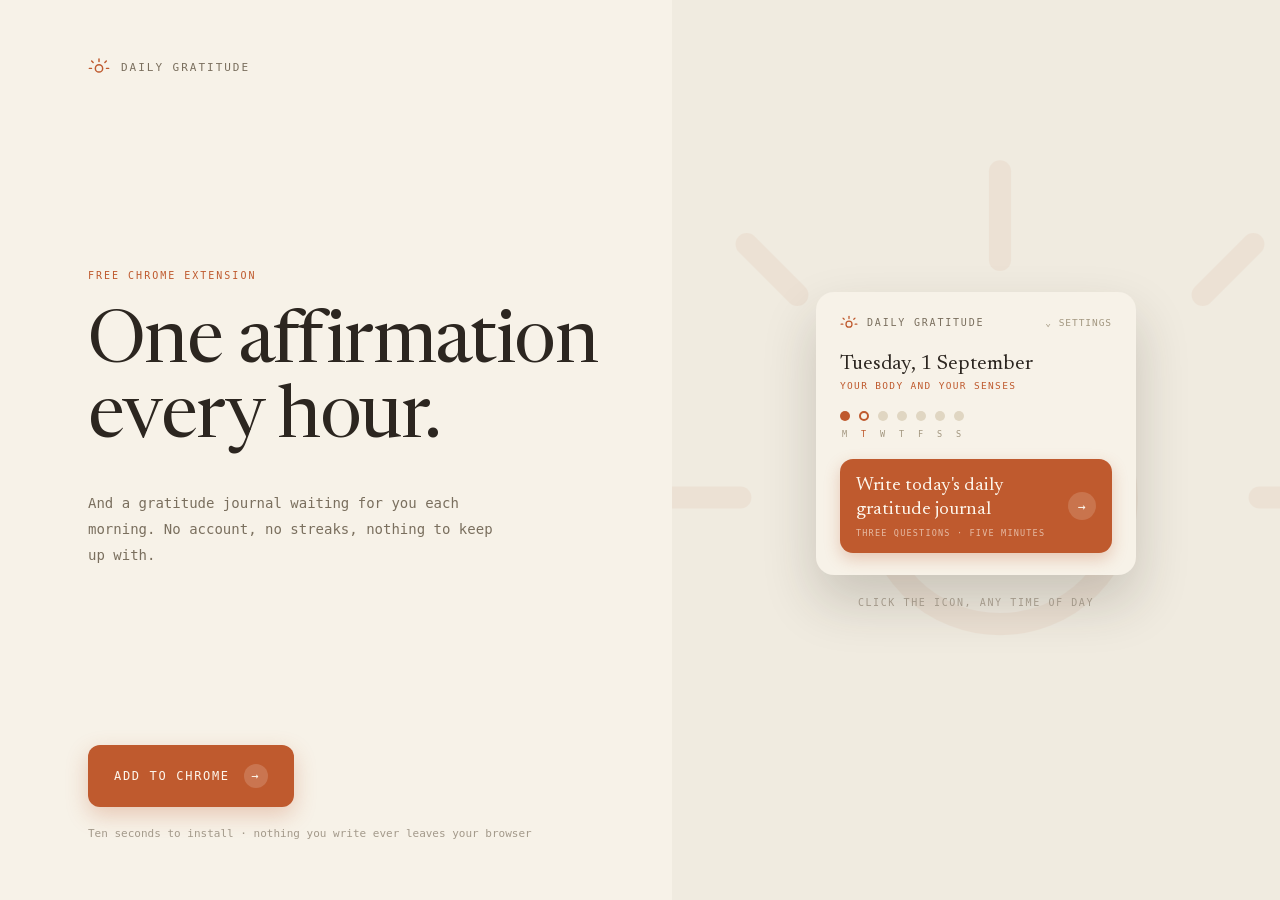
<file: site/index.html>
<!doctype html>
<html lang="en">
<head>
<meta charset="utf-8">
<meta name="viewport" content="width=device-width, initial-scale=1, viewport-fit=cover">

<title>Daily Gratitude — one affirmation every hour</title>
<meta name="description" content="One affirmation every hour, plus a gratitude journal waiting for you each morning. Free Chrome extension. No account, no streaks.">
<meta name="theme-color" content="#f7f2e8">
<link rel="canonical" href="https://jimhartsema.github.io/gratitude-extension/">

<link rel="icon" href="icon128.png">
<link rel="apple-touch-icon" href="icon128.png">

<!-- Open Graph — this URL gets pasted into LinkedIn posts and Instagram DMs,
     so the card image is doing real work. Absolute URLs are required here;
     they are the one thing to change when the domain moves (see README). -->
<meta property="og:site_name" content="Daily Gratitude">
<meta property="og:title" content="Daily Gratitude">
<meta property="og:description" content="One affirmation every hour. No streaks, no pressure.">
<meta property="og:type" content="website">
<meta property="og:url" content="https://jimhartsema.github.io/gratitude-extension/">
<meta property="og:image" content="https://jimhartsema.github.io/gratitude-extension/og.png">
<meta property="og:image:alt" content="The Daily Gratitude extension popup, showing the date and this week's journal entries.">
<meta name="twitter:card" content="summary_large_image">
<meta name="twitter:title" content="Daily Gratitude">
<meta name="twitter:description" content="One affirmation every hour. No streaks, no pressure.">
<meta name="twitter:image" content="https://jimhartsema.github.io/gratitude-extension/og.png">

<!-- The headline is the largest thing on the page. Without this it paints in
     Georgia first and reflows once the woff2 lands. -->
<link rel="preload" href="fonts/newsreader-latin-normal.woff2" as="font" type="font/woff2" crossorigin>

<style>
/* ---------------------------------------------------------------------------
   Newsreader, bundled locally. Fetching it from Google's font CDN would make
   an outbound request to a third party and contradict the same "no external
   services" promise the extension makes.

   Newsreader by Production Type — SIL Open Font License 1.1 (see fonts/OFL.txt).
   Variable weight 400-500, roman + italic, latin + latin-ext.
   --------------------------------------------------------------------------- */

/* latin — normal */
@font-face {
  font-family: "Newsreader";
  font-style: normal;
  font-weight: 400 500;
  font-display: swap;
  src: url("fonts/newsreader-latin-normal.woff2") format("woff2");
  unicode-range: U+0000-00FF, U+0131, U+0152-0153, U+02BB-02BC, U+02C6, U+02DA, U+02DC, U+0304, U+0308, U+0329, U+2000-206F, U+20AC, U+2122, U+2191, U+2193, U+2212, U+2215, U+FEFF, U+FFFD;
}

/* latin-ext — normal */
@font-face {
  font-family: "Newsreader";
  font-style: normal;
  font-weight: 400 500;
  font-display: swap;
  src: url("fonts/newsreader-latin-ext-normal.woff2") format("woff2");
  unicode-range: U+0100-02BA, U+02BD-02C5, U+02C7-02CC, U+02CE-02D7, U+02DD-02FF, U+0304, U+0308, U+0329, U+1D00-1DBF, U+1E00-1E9F, U+1EF2-1EFF, U+2020, U+20A0-20AB, U+20AD-20C0, U+2113, U+2C60-2C7F, U+A720-A7FF;
}

/* latin — italic */
@font-face {
  font-family: "Newsreader";
  font-style: italic;
  font-weight: 400 500;
  font-display: swap;
  src: url("fonts/newsreader-latin-italic.woff2") format("woff2");
  unicode-range: U+0000-00FF, U+0131, U+0152-0153, U+02BB-02BC, U+02C6, U+02DA, U+02DC, U+0304, U+0308, U+0329, U+2000-206F, U+20AC, U+2122, U+2191, U+2193, U+2212, U+2215, U+FEFF, U+FFFD;
}

/* latin-ext — italic */
@font-face {
  font-family: "Newsreader";
  font-style: italic;
  font-weight: 400 500;
  font-display: swap;
  src: url("fonts/newsreader-latin-ext-italic.woff2") format("woff2");
  unicode-range: U+0100-02BA, U+02BD-02C5, U+02C7-02CC, U+02CE-02D7, U+02DD-02FF, U+0304, U+0308, U+0329, U+1D00-1DBF, U+1E00-1E9F, U+1EF2-1EFF, U+2020, U+20A0-20AB, U+20AD-20C0, U+2113, U+2C60-2C7F, U+A720-A7FF;
}

/* ---- Tokens. Every colour is lifted from the extension's own source. ---- */
:root {
  --cream:     #f7f2e8;
  --cream-dk:  #f0ebe0;
  --ink:       #2c2620;
  --muted:     #7a6f5e;
  --faint:     #a3998a;
  --faint-2:   #a2967f;
  --accent:    #bf5a2e;
  --accent-dk: #a54a22;
  --on-accent: #fdf6ec;
  --dot-empty: #e0d6c2;
  --focus:     #e0b89f;
  --serif: "Newsreader", Georgia, serif;
  --mono: ui-monospace, "SF Mono", Menlo, monospace;
}

* { box-sizing: border-box; }
html, body { margin: 0; padding: 0; }
body {
  background: var(--cream);
  color: var(--ink);
  font-family: var(--mono);
  -webkit-font-smoothing: antialiased;
  text-rendering: optimizeLegibility;
}
a { color: var(--accent); text-decoration: none; }
a:hover { color: var(--accent-dk); }

/* ---- Shell: 1.05fr / 0.95fr split, full viewport height ---- */
.shell {
  min-height: 100vh;
  min-height: 100svh;
  display: grid;
  grid-template-columns: 1.05fr 0.95fr;
}

/* ---- Left column ----
   The vertical rhythm comes from the two `margin-top: auto` spacers below:
   brand at the top, hero optically centred, CTA pinned toward the bottom.
   That mechanism is what holds the page together at any viewport height. */
.col-copy {
  padding: 56px 48px 56px 88px;
  display: flex;
  flex-direction: column;
}

.brand { display: flex; align-items: center; gap: 11px; }
.brand-name {
  margin: 0;
  font-size: 11px;
  letter-spacing: 0.18em;
  text-transform: uppercase;
  color: var(--muted);
}

.hero { margin-top: auto; padding-top: 72px; }

.eyebrow {
  margin: 0 0 26px;
  font-size: 10px;
  letter-spacing: 0.2em;
  text-transform: uppercase;
  color: var(--accent);
}

.headline {
  margin: 0;
  font-family: var(--serif);
  font-weight: 400;
  font-size: clamp(2.5rem, 5.7vw, 82px);
  line-height: 1.03;
  letter-spacing: -0.022em;
  color: var(--ink);
}

.sub {
  margin: 34px 0 0;
  max-width: 27rem;
  font-size: 14px;
  line-height: 1.85;
  color: var(--muted);
  text-wrap: pretty;
}

.cta-block {
  margin-top: auto;
  padding-top: 56px;
  display: flex;
  flex-direction: column;
  gap: 18px;
  align-items: flex-start;
}

.cta {
  display: inline-flex;
  align-items: center;
  gap: 14px;
  background: var(--accent);
  color: var(--on-accent);
  font-family: var(--mono);
  font-size: 12px;
  letter-spacing: 0.14em;
  text-transform: uppercase;
  padding: 19px 26px;
  border: none;
  border-radius: 12px;
  cursor: pointer;
  box-shadow: 0 8px 22px rgba(191, 90, 46, 0.28);
  transition: background 0.15s ease, box-shadow 0.15s ease, transform 0.08s ease;
}
.cta:hover { background: var(--accent-dk); color: var(--on-accent); box-shadow: 0 12px 28px rgba(191, 90, 46, 0.34); }
.cta:active { transform: translateY(1px); }
.cta:focus-visible { outline: 2px solid var(--focus); outline-offset: 3px; }

.cta-arrow {
  width: 24px;
  height: 24px;
  border-radius: 50%;
  background: rgba(253, 246, 236, 0.18);
  display: flex;
  align-items: center;
  justify-content: center;
  font-size: 12px;
  transition: transform 0.18s ease;
}
.cta:hover .cta-arrow { transform: translateX(3px); }

.fineprint {
  margin: 0;
  font-size: 11px;
  line-height: 1.7;
  color: var(--faint);
}

/* ---- Right column ---- */
.col-shot {
  position: relative;
  background: var(--cream-dk);
  display: flex;
  align-items: center;
  justify-content: center;
  overflow: hidden;
  padding: 48px 24px;
}

/* Mirrors .bg-mark in src/journal.css. */
.bg-mark {
  position: absolute;
  top: 50%;
  left: 54%;
  transform: translate(-50%, -50%);
  opacity: 0.06;
  pointer-events: none;
  width: min(760px, 130%);
  height: auto;
}

.shot { position: relative; display: flex; flex-direction: column; align-items: center; gap: 22px; }

.shot-caption {
  margin: 0;
  font-size: 10px;
  letter-spacing: 0.16em;
  text-transform: uppercase;
  color: var(--faint);
}

/* ---- Popup mock: values lifted verbatim from src/popup.css ---- */
.popup {
  width: 320px;
  background: var(--cream);
  border-radius: 18px;
  overflow: hidden;
  box-shadow: 0 26px 54px rgba(44, 38, 32, 0.2);
  animation: float 5s ease-in-out infinite alternate;
}
@keyframes float { from { transform: translateY(0); } to { transform: translateY(-9px); } }

.popup-pad { padding: 22px 24px 20px; }

.popup-head {
  display: flex;
  align-items: center;
  justify-content: space-between;
  gap: 9px;
  margin-bottom: 20px;
}
.popup-brand { display: flex; align-items: center; gap: 9px; }
.popup-wordmark { font-size: 10px; letter-spacing: 0.18em; text-transform: uppercase; color: var(--muted); }
.popup-settings { font-size: 9.5px; letter-spacing: 0.1em; text-transform: uppercase; color: var(--faint-2); }

.popup-date { margin: 0 0 3px; font-family: var(--serif); font-size: 21px; line-height: 1.2; color: var(--ink); }
.popup-theme { margin: 0 0 20px; font-size: 9.5px; letter-spacing: 0.14em; text-transform: uppercase; color: var(--accent); }

.week { display: flex; align-items: center; gap: 9px; margin-bottom: 8px; }
.week i { width: 10px; height: 10px; border-radius: 50%; background: var(--dot-empty); display: block; flex: none; }
.week i.is-written { background: var(--accent); }
.week i.is-today { background: none; border: 2px solid var(--accent); }

.week-labels {
  display: flex; align-items: center; gap: 9px;
  font-size: 8.5px; letter-spacing: 0.1em; text-transform: uppercase; color: var(--faint-2);
}
.week-labels span { width: 10px; flex: none; text-align: center; }
.week-labels span.is-today { color: var(--accent); }

.popup-cta-wrap { padding: 0 24px 22px; }
.popup-cta {
  width: 100%;
  display: flex;
  align-items: center;
  justify-content: space-between;
  gap: 12px;
  text-align: left;
  background: var(--accent);
  padding: 15px 16px;
  border-radius: 13px;
  box-shadow: 0 6px 16px rgba(191, 90, 46, 0.28);
}
.popup-cta-title { display: block; font-family: var(--serif); font-size: 19px; line-height: 1.25; color: var(--on-accent); text-wrap: pretty; }
.popup-cta-sub { display: block; font-size: 8.5px; letter-spacing: 0.14em; text-transform: uppercase; color: rgba(253, 246, 236, 0.62); margin-top: 7px; }
.popup-cta-arrow {
  flex: none; width: 28px; height: 28px; border-radius: 50%;
  background: rgba(253, 246, 236, 0.16); color: var(--on-accent); font-size: 13px;
  display: flex; align-items: center; justify-content: center;
}

/* ---- Responsive: the columns stack, copy first, product shot second.
   The Add to Chrome button deliberately stays on phones. An extension can't
   be installed from one, but the store listing is still the right place to
   send someone — it is where they can read the reviews and come back to it
   on a laptop. The alternative, asking for an email, is a promise this page
   has no backend to keep. ---- */
@media (max-width: 900px) {
  .shell { grid-template-columns: 1fr; }
  .col-copy { padding: 40px 28px 48px; order: 1; }
  .col-shot { order: 2; padding: 56px 24px 72px; }
  .hero { padding-top: 40px; }
  .cta-block { padding-top: 40px; }
  .headline { font-size: clamp(2.125rem, 9vw, 3rem); }
}

@media (prefers-reduced-motion: reduce) {
  * { transition: none !important; animation: none !important; }
}
</style>
</head>
<body>

<main class="shell">

  <div class="col-copy">
    <header class="brand">
      <svg width="22" height="22" viewBox="0 0 24 24" fill="none" stroke="#bf5a2e" stroke-width="1.6" stroke-linecap="round" aria-hidden="true">
        <circle cx="12" cy="13.5" r="4"></circle>
        <line x1="12" y1="3.2" x2="12" y2="6"></line>
        <line x1="3.8" y1="13.5" x2="1.5" y2="13.5"></line>
        <line x1="22.5" y1="13.5" x2="20.2" y2="13.5"></line>
        <line x1="5.6" y1="7.1" x2="4" y2="5.5"></line>
        <line x1="18.4" y1="7.1" x2="20" y2="5.5"></line>
      </svg>
      <p class="brand-name">Daily Gratitude</p>
    </header>

    <div class="hero">
      <p class="eyebrow">Free Chrome extension</p>
      <h1 class="headline">One affirmation<br>every hour.</h1>
      <p class="sub">And a gratitude journal waiting for you each morning. No account, no streaks, nothing to keep up with.</p>
    </div>

    <div class="cta-block">
      <a class="cta" href="https://chromewebstore.google.com/detail/ljhdeokfmoakelalgdkcgmnikcnhdhdf" target="_blank" rel="noopener">
        Add to Chrome
        <span class="cta-arrow" aria-hidden="true">→</span>
      </a>
      <p class="fineprint">Ten seconds to install · nothing you write ever leaves your browser</p>
    </div>
  </div>

  <div class="col-shot">
    <svg class="bg-mark" width="760" height="760" viewBox="0 0 24 24" fill="none" stroke="#bf5a2e" stroke-width="0.7" stroke-linecap="round" aria-hidden="true">
      <circle cx="12" cy="13.5" r="4"></circle>
      <line x1="12" y1="3.2" x2="12" y2="6"></line>
      <line x1="3.8" y1="13.5" x2="1.5" y2="13.5"></line>
      <line x1="22.5" y1="13.5" x2="20.2" y2="13.5"></line>
      <line x1="5.6" y1="7.1" x2="4" y2="5.5"></line>
      <line x1="18.4" y1="7.1" x2="20" y2="5.5"></line>
    </svg>

    <div class="shot">
      <!-- Static mock of the extension popup. Values copied from src/popup.css.
           It is decorative and non-interactive, so it is exposed as a single
           role="img" rather than a set of dead buttons a screen reader can
           tab into. -->
      <div class="popup" role="img" aria-label="The Daily Gratitude extension popup, showing today's date, this week's written days, and a button to write today's journal page">
        <div class="popup-pad">
          <div class="popup-head">
            <span class="popup-brand">
              <svg width="18" height="18" viewBox="0 0 24 24" fill="none" stroke="#bf5a2e" stroke-width="1.7" stroke-linecap="round" aria-hidden="true">
                <circle cx="12" cy="13.5" r="4"></circle>
                <line x1="12" y1="3.2" x2="12" y2="6"></line>
                <line x1="3.8" y1="13.5" x2="1.5" y2="13.5"></line>
                <line x1="22.5" y1="13.5" x2="20.2" y2="13.5"></line>
                <line x1="5.6" y1="7.1" x2="4" y2="5.5"></line>
                <line x1="18.4" y1="7.1" x2="20" y2="5.5"></line>
              </svg>
              <span class="popup-wordmark">Daily Gratitude</span>
            </span>
            <span class="popup-settings">⌄ settings</span>
          </div>

          <p class="popup-date">Tuesday, 1 September</p>
          <p class="popup-theme">Your body and your senses</p>

          <!-- It is Tuesday: Monday written, Tuesday open, the rest still ahead. -->
          <div class="week">
            <i class="is-written"></i>
            <i class="is-today"></i>
            <i></i><i></i><i></i><i></i><i></i>
          </div>
          <div class="week-labels">
            <span>M</span><span class="is-today">T</span><span>W</span><span>T</span><span>F</span><span>S</span><span>S</span>
          </div>
        </div>

        <div class="popup-cta-wrap">
          <div class="popup-cta">
            <span>
              <span class="popup-cta-title">Write today's daily gratitude journal</span>
              <span class="popup-cta-sub">Three questions · five minutes</span>
            </span>
            <span class="popup-cta-arrow" aria-hidden="true">→</span>
          </div>
        </div>
      </div>

      <p class="shot-caption">Click the icon, any time of day</p>
    </div>
  </div>

</main>

</body>
</html>
</file>
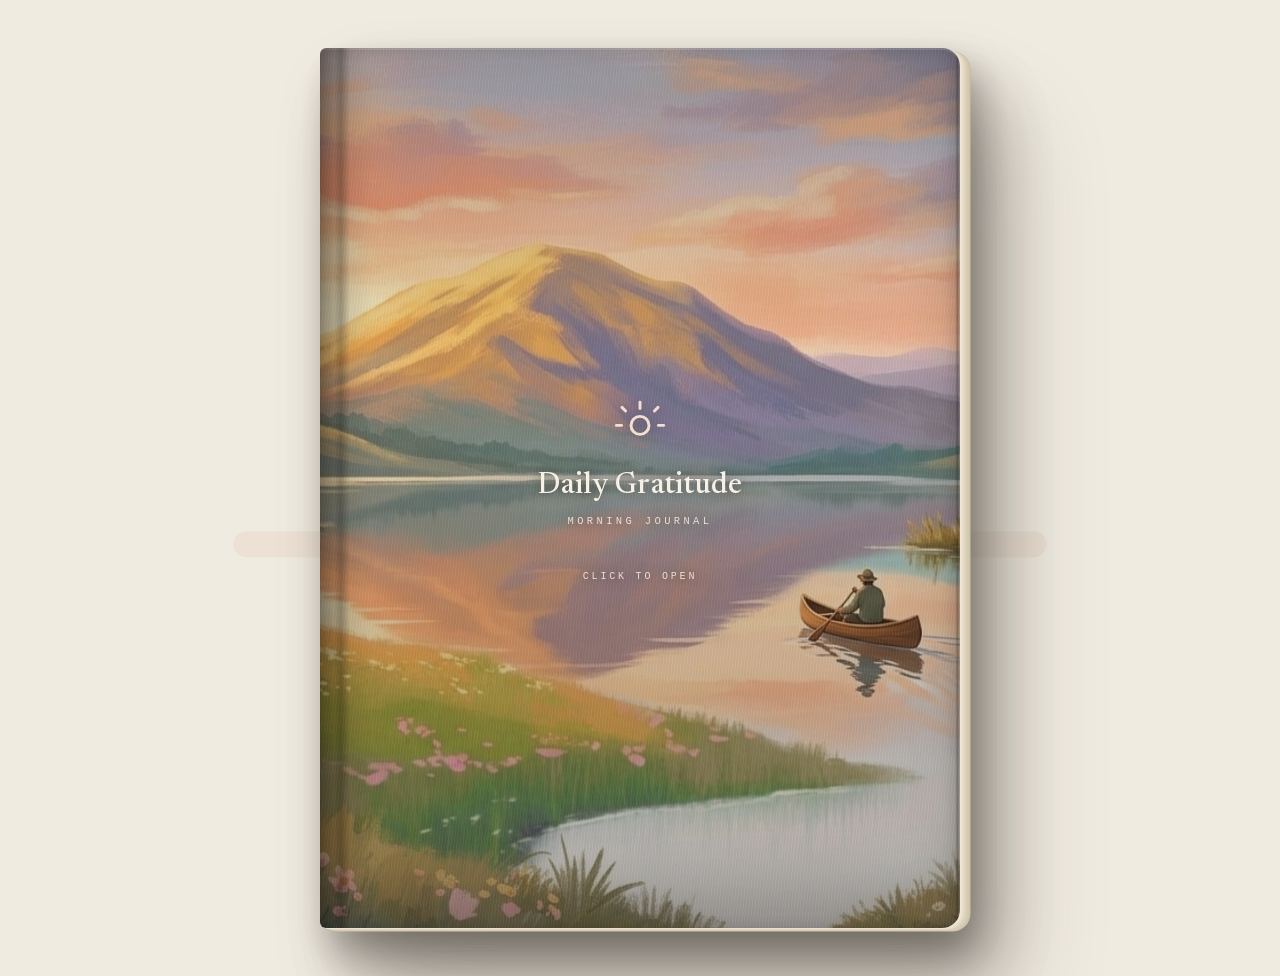
<file: journal.html>
<!DOCTYPE html>
<html lang="en">
<head>
  <meta charset="UTF-8" />
  <meta name="viewport" content="width=device-width, initial-scale=1.0" />
  <title>Daily Gratitude — Today's Page</title>
  <link rel="stylesheet" href="fonts.css" />
  <link rel="stylesheet" href="journal.css" />
</head>
<body>
  <div class="book-stage" id="book-stage" aria-hidden="true">
    <div class="book">
      <div class="page-stack">
        <div class="sheet"></div>
        <div class="sheet"></div>
        <div class="sheet"></div>
        <div class="sheet"></div>
        <div class="sheet"></div>
        <div class="sheet"></div>
      </div>
      <div class="cover-panel" id="cover-panel">
        <div class="cover-inner">
          <span class="cover-mark" aria-hidden="true">
            <svg width="54" height="54" viewBox="0 0 24 24" fill="none" stroke="#f3ded2" stroke-width="1.3" stroke-linecap="round">
              <circle cx="12" cy="13.5" r="4"></circle>
              <line x1="12" y1="3.2" x2="12" y2="6"></line>
              <line x1="3.8" y1="13.5" x2="1.5" y2="13.5"></line>
              <line x1="22.5" y1="13.5" x2="20.2" y2="13.5"></line>
              <line x1="5.6" y1="7.1" x2="4" y2="5.5"></line>
              <line x1="18.4" y1="7.1" x2="20" y2="5.5"></line>
            </svg>
          </span>
          <div class="cover-title">Daily Gratitude</div>
          <div class="cover-subtitle">Morning Journal</div>
          <div class="cover-hint">Click to open</div>
        </div>
      </div>
    </div>
  </div>

  <svg class="bg-mark" width="900" height="900" viewBox="0 0 24 24" fill="none" stroke="#bf5a2e" stroke-width="0.7" stroke-linecap="round" aria-hidden="true">
    <circle cx="12" cy="13.5" r="4"></circle>
    <line x1="12" y1="3.2" x2="12" y2="6"></line>
    <line x1="3.8" y1="13.5" x2="1.5" y2="13.5"></line>
    <line x1="22.5" y1="13.5" x2="20.2" y2="13.5"></line>
    <line x1="5.6" y1="7.1" x2="4" y2="5.5"></line>
    <line x1="18.4" y1="7.1" x2="20" y2="5.5"></line>
  </svg>

  <div class="page">
    <div class="header">
      <span class="mark" aria-hidden="true">
        <svg width="22" height="22" viewBox="0 0 24 24" fill="none" stroke="#bf5a2e" stroke-width="1.6" stroke-linecap="round">
          <circle cx="12" cy="13.5" r="4"></circle>
          <line x1="12" y1="3.2" x2="12" y2="6"></line>
          <line x1="3.8" y1="13.5" x2="1.5" y2="13.5"></line>
          <line x1="22.5" y1="13.5" x2="20.2" y2="13.5"></line>
          <line x1="5.6" y1="7.1" x2="4" y2="5.5"></line>
          <line x1="18.4" y1="7.1" x2="20" y2="5.5"></line>
        </svg>
      </span>
      <span class="wordmark">Daily Gratitude</span>
    </div>

    <div class="rule"></div>

    <h1 class="date-heading" id="date-heading">Today</h1>

    <section class="prompt">
      <h2 class="prompt-label">I am grateful for…<span class="theme-chip" id="theme-chip" hidden></span></h2>
      <div class="lines">
        <div class="line-group">
          <label class="line-question" for="grateful-0">
            <span class="line-number">1</span>
            <span class="line-question-text" id="question-0"></span>
          </label>
          <div class="line-row">
            <textarea class="line-input" id="grateful-0" maxlength="400" rows="2" autocomplete="off" spellcheck="true"></textarea>
            <p class="line-readback" id="readback-0" hidden></p>
          </div>
        </div>
        <div class="line-group">
          <label class="line-question" for="grateful-1">
            <span class="line-number">2</span>
            <span class="line-question-text" id="question-1"></span>
          </label>
          <div class="line-row">
            <textarea class="line-input" id="grateful-1" maxlength="400" rows="2" autocomplete="off" spellcheck="true"></textarea>
            <p class="line-readback" id="readback-1" hidden></p>
          </div>
        </div>
        <div class="line-group">
          <label class="line-question" for="grateful-2">
            <span class="line-number">3</span>
            <span class="line-question-text" id="question-2"></span>
          </label>
          <div class="line-row">
            <textarea class="line-input" id="grateful-2" maxlength="400" rows="2" autocomplete="off" spellcheck="true"></textarea>
            <p class="line-readback" id="readback-2" hidden></p>
          </div>
        </div>
      </div>
      <p class="hint" id="grateful-hint" hidden>Add at least one thing you're grateful for to finish today's page.</p>
    </section>

    <div class="footer">
      <button class="primary-btn" id="done-btn" type="button">Done for today</button>
      <div class="done-state" id="done-state" hidden>
        <span class="done-label">Page written ✓</span>
        <button class="text-link" id="edit-btn" type="button">Edit today's page</button>
      </div>
      <span class="readonly-note" id="readonly-note" hidden>A page from the past</span>
    </div>

    <nav class="page-nav" id="page-nav" hidden>
      <button class="nav-btn" id="nav-prev" type="button">‹ Previous page</button>
      <button class="nav-btn nav-today" id="nav-today" type="button" hidden>Back to today</button>
      <button class="nav-btn" id="nav-next" type="button">Next page ›</button>
    </nav>
  </div>

  <!-- Shown once the book has swung shut on a finished page. -->
  <div class="finish-note" id="finish-note" hidden>
    <!-- tabindex so focus can land here once the note opens. It used to go to
         the dismiss button; without one, focus would stay behind on the page
         under the note and a screen reader would never announce the dialog. -->
    <div class="finish-card" role="dialog" aria-modal="true" aria-labelledby="finish-title" tabindex="-1">
      <span class="finish-mark" aria-hidden="true">
        <svg width="40" height="40" viewBox="0 0 24 24" fill="none" stroke="#bf5a2e" stroke-width="1.4" stroke-linecap="round">
          <circle cx="12" cy="13.5" r="4"></circle>
          <line x1="12" y1="3.2" x2="12" y2="6"></line>
          <line x1="3.8" y1="13.5" x2="1.5" y2="13.5"></line>
          <line x1="22.5" y1="13.5" x2="20.2" y2="13.5"></line>
          <line x1="5.6" y1="7.1" x2="4" y2="5.5"></line>
          <line x1="18.4" y1="7.1" x2="20" y2="5.5"></line>
        </svg>
      </span>
      <h2 class="finish-title" id="finish-title">Thank you!</h2>
      <p class="finish-body" id="finish-body"></p>
      <p class="finish-count" id="finish-count" hidden></p>
    </div>
  </div>

  <script src="journal-data.js"></script>
  <script src="questions.js"></script>
  <script src="journal.js"></script>
</body>
</html>
</file>
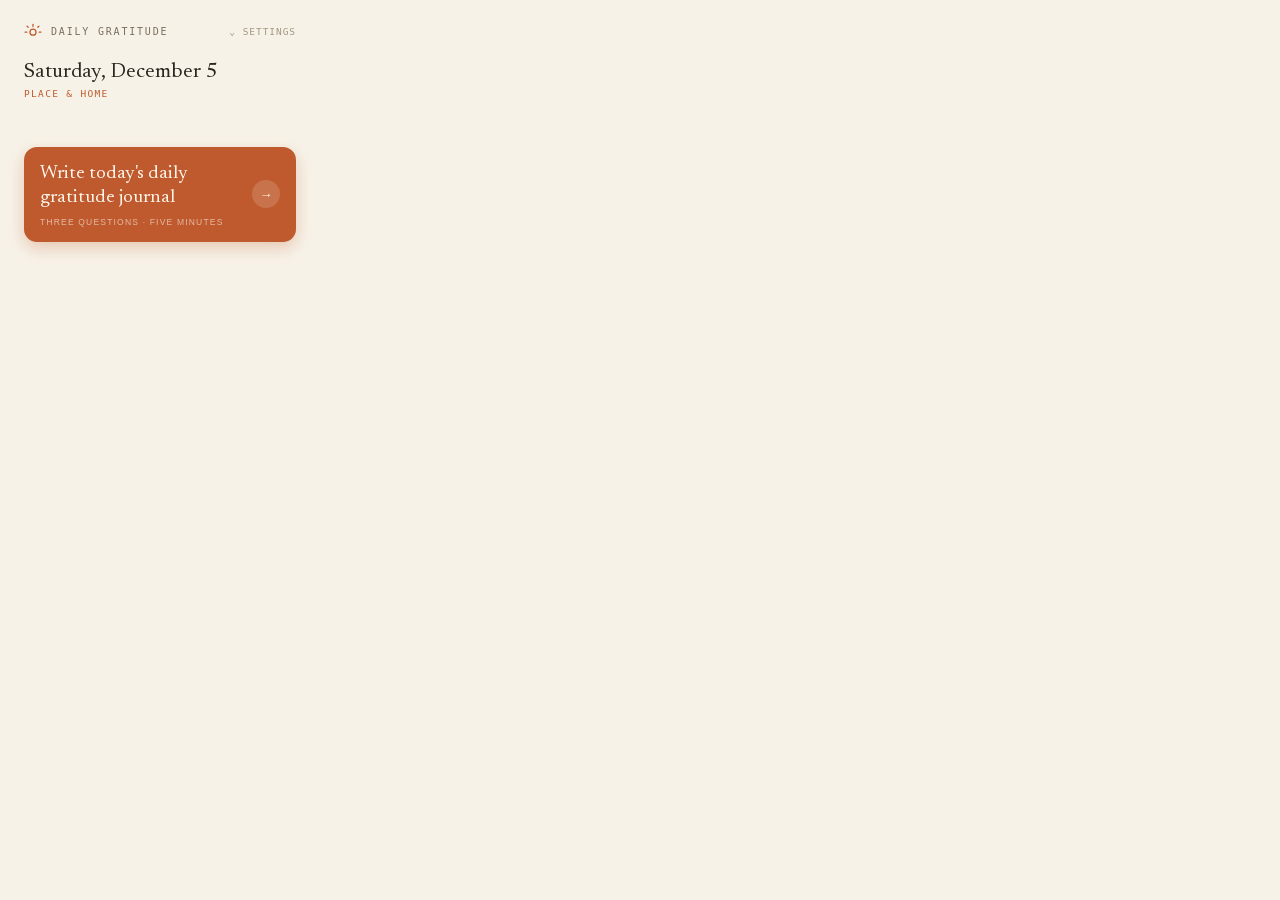
<file: popup.html>
<!DOCTYPE html>
<html lang="en">
<head>
  <meta charset="UTF-8" />
  <meta name="viewport" content="width=device-width, initial-scale=1.0" />
  <title>Daily Gratitude</title>
  <link rel="stylesheet" href="fonts.css" />
  <link rel="stylesheet" href="popup.css" />
</head>
<body>
  <div class="card">
    <div class="pad">
      <div class="header">
        <span class="brand">
          <span class="mark" aria-hidden="true">
            <svg width="18" height="18" viewBox="0 0 24 24" fill="none" stroke="#bf5a2e" stroke-width="1.7" stroke-linecap="round">
              <circle cx="12" cy="13.5" r="4"></circle>
              <line x1="12" y1="3.2" x2="12" y2="6"></line>
              <line x1="3.8" y1="13.5" x2="1.5" y2="13.5"></line>
              <line x1="22.5" y1="13.5" x2="20.2" y2="13.5"></line>
              <line x1="5.6" y1="7.1" x2="4" y2="5.5"></line>
              <line x1="18.4" y1="7.1" x2="20" y2="5.5"></line>
            </svg>
          </span>
          <span class="wordmark">Daily Gratitude</span>
        </span>
        <button class="settings-toggle" id="settings-toggle" type="button" aria-expanded="false" aria-controls="settings">
          <span class="settings-chevron" aria-hidden="true">⌄</span> settings
        </button>
      </div>

      <p class="today-date" id="today-date"></p>
      <p class="today-theme" id="today-theme"></p>

      <div class="week" id="week" role="img" aria-label="Days written this week"></div>
      <div class="week-labels" id="week-labels" aria-hidden="true"></div>
    </div>

    <div class="cta-wrap">
      <button class="journal-cta" id="journal-link" type="button">
        <span class="cta-text">
          <span class="cta-title" id="cta-title">Write today's daily gratitude journal</span>
          <span class="cta-sub" id="cta-sub">Three questions · five minutes</span>
        </span>
        <span class="cta-arrow" aria-hidden="true">→</span>
      </button>
    </div>

    <div class="settings" id="settings" hidden>
      <div class="toggle-row">
        <span class="status" id="status-label">Notifications on</span>
        <label class="switch">
          <input type="checkbox" id="toggle" checked />
          <span class="slider"></span>
        </label>
      </div>
      <button class="test-link" id="test-notif" type="button">not seeing them?</button>
    </div>
  </div>

  <script src="notify.js"></script>
  <script src="journal-data.js"></script>
  <script src="questions.js"></script>
  <script src="popup.js"></script>
</body>
</html>
</file>
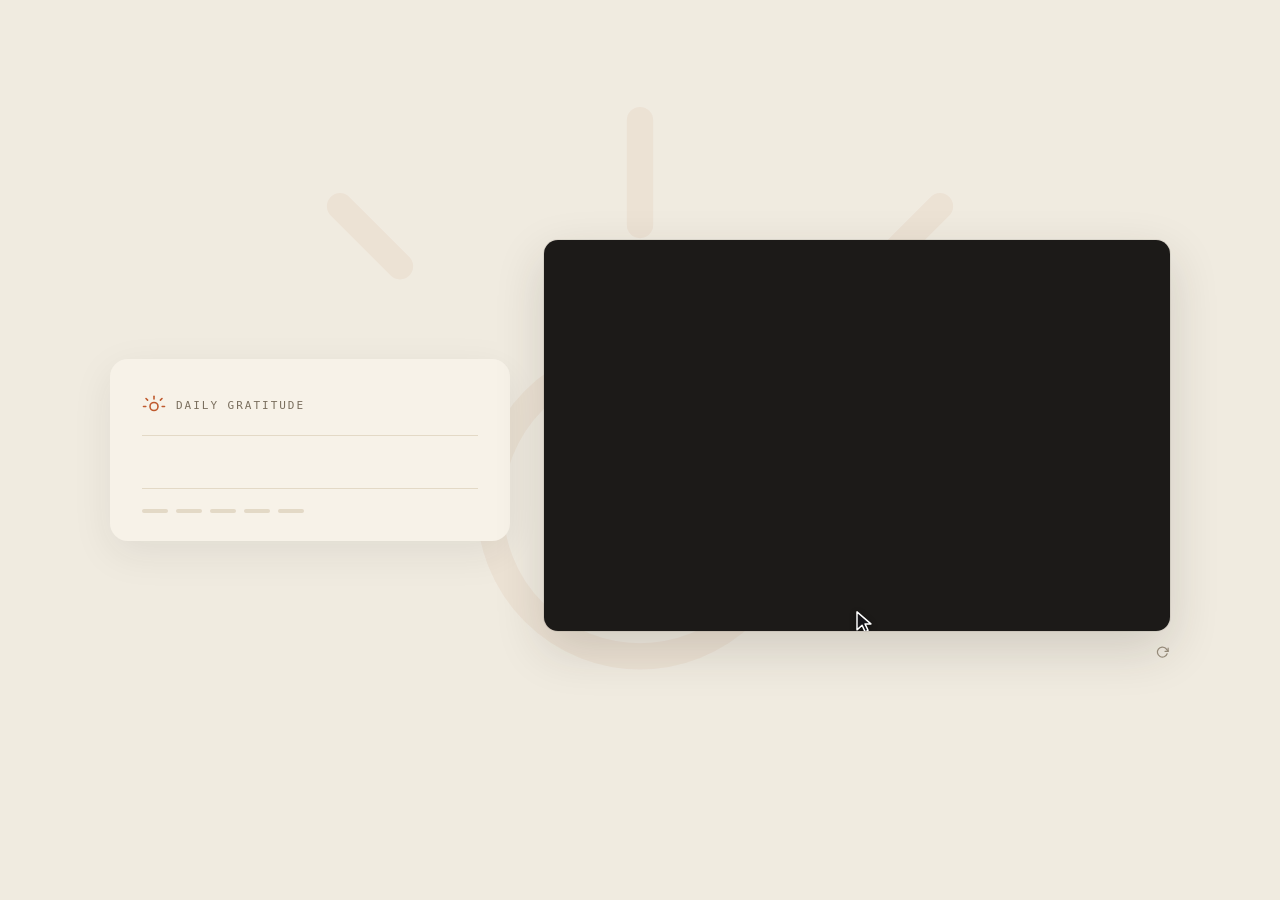
<file: welcome.html>
<!DOCTYPE html>
<html lang="en">
<head>
  <meta charset="UTF-8" />
  <meta name="viewport" content="width=device-width, initial-scale=1.0" />
  <title>Daily Gratitude — Setup</title>
  <link rel="stylesheet" href="walkthrough.css" />
  <link rel="stylesheet" href="fonts.css" />
  <link rel="stylesheet" href="welcome.css" />
</head>
<body>
  <svg class="bg-mark" width="900" height="900" viewBox="0 0 24 24" fill="none" stroke="#bf5a2e" stroke-width="0.7" stroke-linecap="round" aria-hidden="true">
    <circle cx="12" cy="13.5" r="4"></circle>
    <line x1="12" y1="3.2" x2="12" y2="6"></line>
    <line x1="3.8" y1="13.5" x2="1.5" y2="13.5"></line>
    <line x1="22.5" y1="13.5" x2="20.2" y2="13.5"></line>
    <line x1="5.6" y1="7.1" x2="4" y2="5.5"></line>
    <line x1="18.4" y1="7.1" x2="20" y2="5.5"></line>
  </svg>

  <main class="shell">
    <!-- ================= Left rail ================= -->
    <section class="rail">
      <div class="header">
        <span class="mark" aria-hidden="true">
          <svg width="24" height="24" viewBox="0 0 24 24" fill="none" stroke="#bf5a2e" stroke-width="1.6" stroke-linecap="round">
            <circle cx="12" cy="13.5" r="4"></circle>
            <line x1="12" y1="3.2" x2="12" y2="6"></line>
            <line x1="3.8" y1="13.5" x2="1.5" y2="13.5"></line>
            <line x1="22.5" y1="13.5" x2="20.2" y2="13.5"></line>
            <line x1="5.6" y1="7.1" x2="4" y2="5.5"></line>
            <line x1="18.4" y1="7.1" x2="20" y2="5.5"></line>
          </svg>
        </span>
        <span class="wordmark">Daily Gratitude</span>
      </div>

      <div class="rule"></div>

      <div class="panes">
        <!-- ---- 1. Intro ---- -->
        <div class="pane" data-pane="intro">
          <p class="eyebrow">Setup · 1 of 4</p>
          <h1 class="heading">One kind sentence, every hour.</h1>
          <p class="subtext">
            Daily Gratitude sends a single gentle reminder each hour — no feed, no streaks,
            nothing to keep up with. It takes about a minute to make sure it can reach you.
          </p>
          <button class="primary-btn" data-go="test" type="button">Set up notifications</button>
        </div>

        <!-- ---- 2. Test ---- -->
        <div class="pane" data-pane="test">
          <p class="eyebrow">Setup · 2 of 4</p>
          <h1 class="heading">Let's make sure you can see it.</h1>
          <p class="subtext">
            We'll send one test reminder right now. Watch the corner of your screen —
            it looks like the notification playing to the side.
          </p>

          <button class="primary-btn" data-test-btn type="button">Send a test notification</button>

          <div class="answer" data-answer hidden>
            <p class="answer-q">Did it show up?</p>
            <div class="answer-row">
              <button class="choice choice--yes" data-saw="yes" type="button">Yes, I saw it</button>
              <button class="choice" data-saw="no" type="button">No, nothing appeared</button>
            </div>
          </div>
        </div>

        <!-- ---- 3. Fix ---- -->
        <div class="pane" data-pane="fix">
          <p class="eyebrow">Setup · 2 of 4</p>
          <h1 class="heading">Something is muting your reminders.</h1>
          <p class="subtext">
            Almost always something outside the extension is holding them back.
            Follow along with the walkthrough — it loops.
          </p>

          <div class="tabs" role="tablist" aria-label="Operating system">
            <button class="tab" data-platform="mac" role="tab" type="button">macOS</button>
            <button class="tab" data-platform="win" role="tab" type="button">Windows</button>
            <button class="tab" data-platform="cros" role="tab" type="button">ChromeOS</button>
            <button class="tab" data-platform="linux" role="tab" type="button">Linux</button>
          </div>

          <ol class="steps" data-steps="mac">
            <li><strong>System Settings</strong> → <strong>Notifications</strong></li>
            <li>Find <strong>Google Chrome</strong> in the app list</li>
            <li>Turn <strong>Allow notifications</strong> on</li>
          </ol>

          <ol class="steps" data-steps="win" hidden>
            <li><strong>Settings</strong> → <strong>System</strong> → <strong>Notifications</strong></li>
            <li>Find <strong>Google Chrome</strong> in the app list</li>
            <li>Switch it <strong>on</strong></li>
          </ol>

          <!-- No OS layer to unmute here — Chrome is the system. Do Not
               Disturb is the usual culprit, then Chrome's own setting. -->
          <ol class="steps" data-steps="cros" hidden>
            <li>Click the <strong>clock</strong> in the shelf to open quick settings</li>
            <li>Turn <strong>Do Not Disturb</strong> off</li>
            <li><strong>Settings</strong> → <strong>Notifications</strong>, then allow <strong>Daily Gratitude</strong></li>
          </ol>

          <!-- Every desktop puts this somewhere different, so name the two
               common ones rather than pretend there is one true path. -->
          <ol class="steps" data-steps="linux" hidden>
            <li>Open your desktop's notification settings — <strong>GNOME:</strong> Settings → Notifications, <strong>KDE:</strong> System Settings → Notifications</li>
            <li>Turn off <strong>Do Not Disturb</strong> and allow <strong>Google Chrome</strong></li>
            <li>Still nothing? Chrome may be blocking it too — the walkthrough shows where</li>
          </ol>

          <div class="callout" data-chrome-note hidden>
            <p class="callout-title">Chrome is also blocking this extension.</p>
            <p class="callout-body">Open <code>chrome://settings/content/notifications</code>, find Daily
              Gratitude under “Not allowed to send notifications,” and switch it to Allow.</p>
            <div class="callout-row">
              <button class="ghost-btn" data-copy="chrome://settings/content/notifications" type="button">Copy address</button>
              <button class="ghost-btn" data-scene="blocked" type="button">Show me how</button>
            </div>
          </div>

          <div class="btn-row">
            <button class="primary-btn" data-test-btn type="button">Send another test</button>
            <button class="secondary-btn" data-go="pin" type="button">It works now</button>
          </div>
        </div>

        <!-- ---- 4. Pin ---- -->
        <div class="pane" data-pane="pin">
          <p class="eyebrow">Setup · 3 of 4</p>
          <h1 class="heading">Keep it one click away.</h1>
          <p class="subtext">
            Pin Daily Gratitude to your toolbar and you can pull up a sentence — or today's
            journal page — whenever you want one, without waiting for the hour.
          </p>
          <button class="primary-btn" data-go="journal" type="button">Pinned it</button>
        </div>

        <!-- ---- 5. Where the journal lives ---- -->
        <div class="pane" data-pane="journal">
          <p class="eyebrow">Setup · 4 of 4</p>
          <h1 class="heading">Your journal lives behind the icon.</h1>
          <p class="subtext">
            Click Daily Gratitude in the toolbar and today's page is one tap away —
            three questions, chosen for the day, five minutes to answer.
          </p>

          <ol class="steps">
            <li>Click the <strong>Daily Gratitude</strong> icon in your toolbar</li>
            <li>Press <strong>Write today's daily gratitude journal</strong></li>
            <li>Your page opens in a new tab</li>
          </ol>

          <button class="primary-btn" data-go="done" type="button">Got it</button>
        </div>

        <!-- ---- 6. Done ---- -->
        <div class="pane" data-pane="done">
          <p class="eyebrow">All set</p>
          <h1 class="heading">You're ready.</h1>
          <p class="subtext">
            The first reminder arrives within the hour. Mornings have a page of their own —
            three short questions, five minutes.
          </p>
          <button class="primary-btn" data-open-journal type="button">Open today's page</button>
          <button class="text-link" data-test-btn type="button">Send one more test</button>
        </div>
      </div>

      <div class="progress" data-progress hidden>
        <button class="dot" data-dot="intro" type="button" aria-label="Welcome"></button>
        <button class="dot" data-dot="test" type="button" aria-label="Notifications"></button>
        <button class="dot" data-dot="pin" type="button" aria-label="Pin to toolbar"></button>
        <button class="dot" data-dot="journal" type="button" aria-label="Find your journal"></button>
        <button class="dot" data-dot="done" type="button" aria-label="Done"></button>
      </div>
    </section>

    <!-- ================= Right stage ================= -->
    <section class="stage">
      <div id="walkthrough"></div>
    </section>
  </main>

  <script src="notify.js"></script>
  <script src="walkthrough.js"></script>
  <script src="welcome.js"></script>
</body>
</html>
</file>
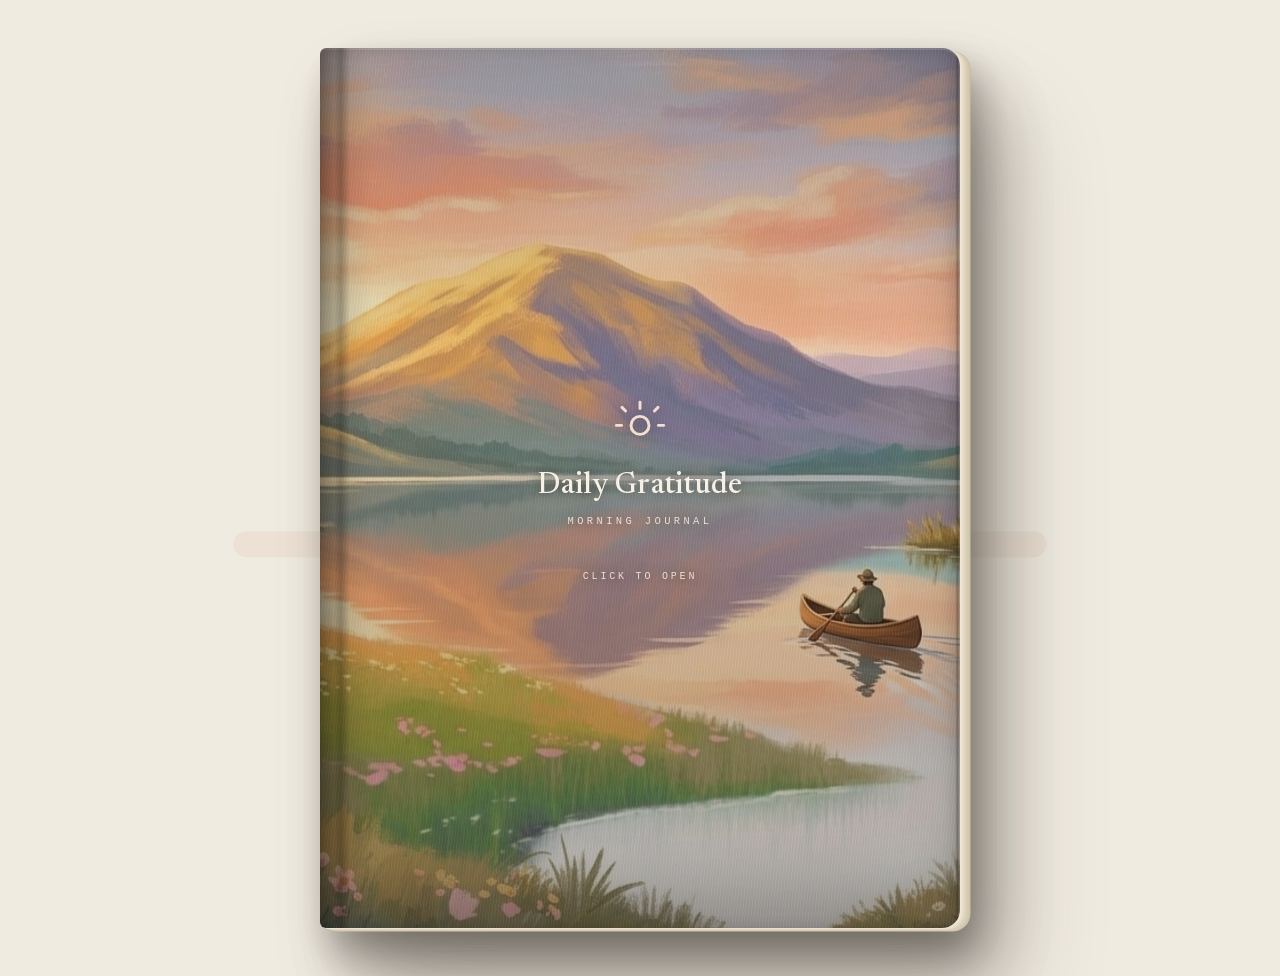
<file: src/journal.html>
<!DOCTYPE html>
<html lang="en">
<head>
  <meta charset="UTF-8" />
  <meta name="viewport" content="width=device-width, initial-scale=1.0" />
  <title>Daily Gratitude — Today's Page</title>
  <link rel="stylesheet" href="fonts.css" />
  <link rel="stylesheet" href="journal.css" />
</head>
<body>
  <div class="book-stage" id="book-stage" aria-hidden="true">
    <div class="book">
      <div class="page-stack">
        <div class="sheet"></div>
        <div class="sheet"></div>
        <div class="sheet"></div>
        <div class="sheet"></div>
        <div class="sheet"></div>
        <div class="sheet"></div>
      </div>
      <div class="cover-panel" id="cover-panel">
        <div class="cover-inner">
          <span class="cover-mark" aria-hidden="true">
            <svg width="54" height="54" viewBox="0 0 24 24" fill="none" stroke="#f3ded2" stroke-width="1.3" stroke-linecap="round">
              <circle cx="12" cy="13.5" r="4"></circle>
              <line x1="12" y1="3.2" x2="12" y2="6"></line>
              <line x1="3.8" y1="13.5" x2="1.5" y2="13.5"></line>
              <line x1="22.5" y1="13.5" x2="20.2" y2="13.5"></line>
              <line x1="5.6" y1="7.1" x2="4" y2="5.5"></line>
              <line x1="18.4" y1="7.1" x2="20" y2="5.5"></line>
            </svg>
          </span>
          <div class="cover-title">Daily Gratitude</div>
          <div class="cover-subtitle">Morning Journal</div>
          <div class="cover-hint">Click to open</div>
        </div>
      </div>
    </div>
  </div>

  <svg class="bg-mark" width="900" height="900" viewBox="0 0 24 24" fill="none" stroke="#bf5a2e" stroke-width="0.7" stroke-linecap="round" aria-hidden="true">
    <circle cx="12" cy="13.5" r="4"></circle>
    <line x1="12" y1="3.2" x2="12" y2="6"></line>
    <line x1="3.8" y1="13.5" x2="1.5" y2="13.5"></line>
    <line x1="22.5" y1="13.5" x2="20.2" y2="13.5"></line>
    <line x1="5.6" y1="7.1" x2="4" y2="5.5"></line>
    <line x1="18.4" y1="7.1" x2="20" y2="5.5"></line>
  </svg>

  <div class="page">
    <div class="header">
      <span class="mark" aria-hidden="true">
        <svg width="22" height="22" viewBox="0 0 24 24" fill="none" stroke="#bf5a2e" stroke-width="1.6" stroke-linecap="round">
          <circle cx="12" cy="13.5" r="4"></circle>
          <line x1="12" y1="3.2" x2="12" y2="6"></line>
          <line x1="3.8" y1="13.5" x2="1.5" y2="13.5"></line>
          <line x1="22.5" y1="13.5" x2="20.2" y2="13.5"></line>
          <line x1="5.6" y1="7.1" x2="4" y2="5.5"></line>
          <line x1="18.4" y1="7.1" x2="20" y2="5.5"></line>
        </svg>
      </span>
      <span class="wordmark">Daily Gratitude</span>
    </div>

    <div class="rule"></div>

    <h1 class="date-heading" id="date-heading">Today</h1>

    <section class="prompt">
      <h2 class="prompt-label">I am grateful for…<span class="theme-chip" id="theme-chip" hidden></span></h2>
      <div class="lines">
        <div class="line-group">
          <label class="line-question" for="grateful-0">
            <span class="line-number">1</span>
            <span class="line-question-text" id="question-0"></span>
          </label>
          <div class="line-row">
            <textarea class="line-input" id="grateful-0" maxlength="400" rows="2" autocomplete="off" spellcheck="true"></textarea>
            <p class="line-readback" id="readback-0" hidden></p>
          </div>
        </div>
        <div class="line-group">
          <label class="line-question" for="grateful-1">
            <span class="line-number">2</span>
            <span class="line-question-text" id="question-1"></span>
          </label>
          <div class="line-row">
            <textarea class="line-input" id="grateful-1" maxlength="400" rows="2" autocomplete="off" spellcheck="true"></textarea>
            <p class="line-readback" id="readback-1" hidden></p>
          </div>
        </div>
        <div class="line-group">
          <label class="line-question" for="grateful-2">
            <span class="line-number">3</span>
            <span class="line-question-text" id="question-2"></span>
          </label>
          <div class="line-row">
            <textarea class="line-input" id="grateful-2" maxlength="400" rows="2" autocomplete="off" spellcheck="true"></textarea>
            <p class="line-readback" id="readback-2" hidden></p>
          </div>
        </div>
      </div>
      <p class="hint" id="grateful-hint" hidden>Add at least one thing you're grateful for to finish today's page.</p>
    </section>

    <div class="footer">
      <button class="primary-btn" id="done-btn" type="button">Done for today</button>
      <div class="done-state" id="done-state" hidden>
        <span class="done-label">Page written ✓</span>
        <button class="text-link" id="edit-btn" type="button">Edit today's page</button>
      </div>
      <span class="readonly-note" id="readonly-note" hidden>A page from the past</span>
    </div>

    <nav class="page-nav" id="page-nav" hidden>
      <button class="nav-btn" id="nav-prev" type="button">‹ Previous page</button>
      <button class="nav-btn nav-today" id="nav-today" type="button" hidden>Back to today</button>
      <button class="nav-btn" id="nav-next" type="button">Next page ›</button>
    </nav>
  </div>

  <!-- Shown once the book has swung shut on a finished page. -->
  <div class="finish-note" id="finish-note" hidden>
    <!-- tabindex so focus can land here once the note opens. It used to go to
         the dismiss button; without one, focus would stay behind on the page
         under the note and a screen reader would never announce the dialog. -->
    <div class="finish-card" role="dialog" aria-modal="true" aria-labelledby="finish-title" tabindex="-1">
      <span class="finish-mark" aria-hidden="true">
        <svg width="40" height="40" viewBox="0 0 24 24" fill="none" stroke="#bf5a2e" stroke-width="1.4" stroke-linecap="round">
          <circle cx="12" cy="13.5" r="4"></circle>
          <line x1="12" y1="3.2" x2="12" y2="6"></line>
          <line x1="3.8" y1="13.5" x2="1.5" y2="13.5"></line>
          <line x1="22.5" y1="13.5" x2="20.2" y2="13.5"></line>
          <line x1="5.6" y1="7.1" x2="4" y2="5.5"></line>
          <line x1="18.4" y1="7.1" x2="20" y2="5.5"></line>
        </svg>
      </span>
      <h2 class="finish-title" id="finish-title">Thank you!</h2>
      <p class="finish-body" id="finish-body"></p>
      <p class="finish-count" id="finish-count" hidden></p>

      <!-- The review ask, at the one moment a page has just been finished.
           Shares its budget with the popup's copy, so it appears at most
           once and never alongside it. -->
      <div class="finish-review" id="finish-review" hidden>
        <p class="finish-review-text" id="finish-review-text"></p>
        <div class="finish-review-actions">
          <button class="finish-review-yes" id="finish-review-yes" type="button">Say a word</button>
          <button class="finish-review-no" id="finish-review-no" type="button">Not now</button>
        </div>
      </div>

      <p class="finish-dismiss-hint">Esc, or click anywhere, to close</p>
    </div>
  </div>

  <script src="journal-data.js"></script>
  <script src="questions.js"></script>
  <script src="review.js"></script>
  <script src="journal.js"></script>
</body>
</html>
</file>
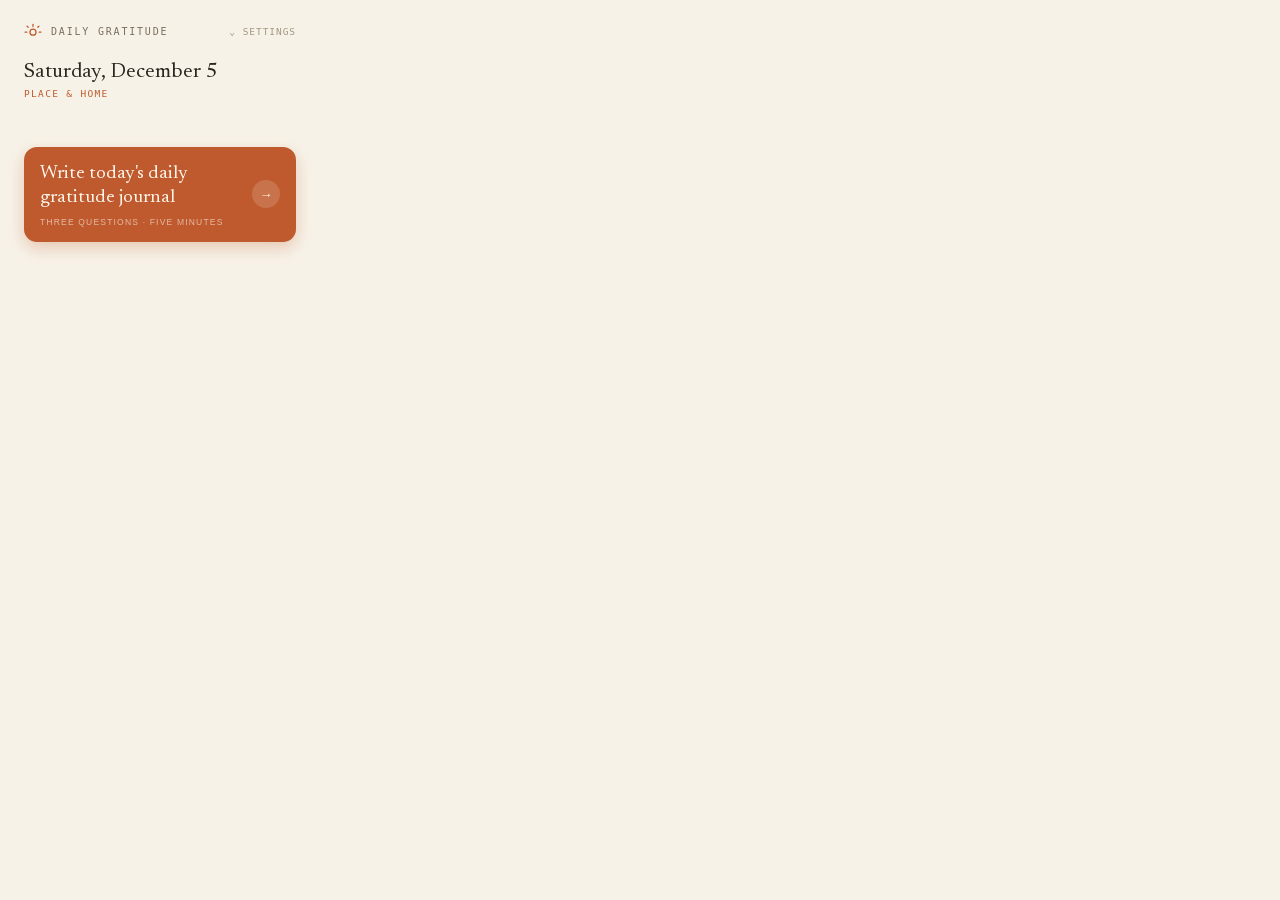
<file: src/popup.html>
<!DOCTYPE html>
<html lang="en">
<head>
  <meta charset="UTF-8" />
  <meta name="viewport" content="width=device-width, initial-scale=1.0" />
  <title>Daily Gratitude</title>
  <link rel="stylesheet" href="fonts.css" />
  <link rel="stylesheet" href="popup.css" />
</head>
<body>
  <div class="card">
    <div class="pad">
      <div class="header">
        <span class="brand">
          <span class="mark" aria-hidden="true">
            <svg width="18" height="18" viewBox="0 0 24 24" fill="none" stroke="#bf5a2e" stroke-width="1.7" stroke-linecap="round">
              <circle cx="12" cy="13.5" r="4"></circle>
              <line x1="12" y1="3.2" x2="12" y2="6"></line>
              <line x1="3.8" y1="13.5" x2="1.5" y2="13.5"></line>
              <line x1="22.5" y1="13.5" x2="20.2" y2="13.5"></line>
              <line x1="5.6" y1="7.1" x2="4" y2="5.5"></line>
              <line x1="18.4" y1="7.1" x2="20" y2="5.5"></line>
            </svg>
          </span>
          <span class="wordmark">Daily Gratitude</span>
        </span>
        <button class="settings-toggle" id="settings-toggle" type="button" aria-expanded="false" aria-controls="settings">
          <span class="settings-chevron" aria-hidden="true">⌄</span> settings
        </button>
      </div>

      <p class="today-date" id="today-date"></p>
      <p class="today-theme" id="today-theme"></p>

      <div class="week" id="week" role="img" aria-label="Days written this week"></div>
      <div class="week-labels" id="week-labels" aria-hidden="true"></div>
    </div>

    <div class="cta-wrap">
      <button class="journal-cta" id="journal-link" type="button">
        <span class="cta-text">
          <span class="cta-title" id="cta-title">Write today's daily gratitude journal</span>
          <span class="cta-sub" id="cta-sub">Three questions · five minutes</span>
        </span>
        <span class="cta-arrow" aria-hidden="true">→</span>
      </button>
    </div>

    <!-- Asked only of people who have actually written pages, and at most
         twice in the life of an install. Everything about it is quiet on
         purpose: no stars to tap, no modal, no second chance to nag. -->
    <div class="review" id="review" hidden>
      <p class="review-text" id="review-text"></p>
      <div class="review-actions">
        <button class="review-yes" id="review-yes" type="button">Say a word</button>
        <button class="review-no" id="review-no" type="button">Not now</button>
      </div>
    </div>

    <div class="settings" id="settings" hidden>
      <div class="toggle-row">
        <span class="status" id="status-label">Notifications on</span>
        <label class="switch">
          <input type="checkbox" id="toggle" checked />
          <span class="slider"></span>
        </label>
      </div>
      <button class="test-link" id="test-notif" type="button">not seeing them?</button>
    </div>
  </div>

  <script src="notify.js"></script>
  <script src="journal-data.js"></script>
  <script src="questions.js"></script>
  <script src="review.js"></script>
  <script src="popup.js"></script>
</body>
</html>
</file>
<file: fonts.css>
/* ---------------------------------------------------------------------------
   Newsreader, bundled locally.

   Previously fetched from Google's font CDN on every page open, which made
   an outbound request to a third party and contradicted the extension's "no
   external services" promise. Shipping the files removes the request entirely
   and lets the pages render instantly and offline.

   Newsreader by Production Type — SIL Open Font License 1.1 (see fonts/OFL.txt).
   Variable weight 400-500, roman + italic, latin + latin-ext.
   --------------------------------------------------------------------------- */

/* latin — normal */
@font-face {
  font-family: "Newsreader";
  font-style: normal;
  font-weight: 400 500;
  font-display: swap;
  src: url("fonts/newsreader-latin-normal.woff2") format("woff2");
  unicode-range: U+0000-00FF, U+0131, U+0152-0153, U+02BB-02BC, U+02C6, U+02DA, U+02DC, U+0304, U+0308, U+0329, U+2000-206F, U+20AC, U+2122, U+2191, U+2193, U+2212, U+2215, U+FEFF, U+FFFD;
}

/* latin-ext — normal */
@font-face {
  font-family: "Newsreader";
  font-style: normal;
  font-weight: 400 500;
  font-display: swap;
  src: url("fonts/newsreader-latin-ext-normal.woff2") format("woff2");
  unicode-range: U+0100-02BA, U+02BD-02C5, U+02C7-02CC, U+02CE-02D7, U+02DD-02FF, U+0304, U+0308, U+0329, U+1D00-1DBF, U+1E00-1E9F, U+1EF2-1EFF, U+2020, U+20A0-20AB, U+20AD-20C0, U+2113, U+2C60-2C7F, U+A720-A7FF;
}

/* latin — italic */
@font-face {
  font-family: "Newsreader";
  font-style: italic;
  font-weight: 400 500;
  font-display: swap;
  src: url("fonts/newsreader-latin-italic.woff2") format("woff2");
  unicode-range: U+0000-00FF, U+0131, U+0152-0153, U+02BB-02BC, U+02C6, U+02DA, U+02DC, U+0304, U+0308, U+0329, U+2000-206F, U+20AC, U+2122, U+2191, U+2193, U+2212, U+2215, U+FEFF, U+FFFD;
}

/* latin-ext — italic */
@font-face {
  font-family: "Newsreader";
  font-style: italic;
  font-weight: 400 500;
  font-display: swap;
  src: url("fonts/newsreader-latin-ext-italic.woff2") format("woff2");
  unicode-range: U+0100-02BA, U+02BD-02C5, U+02C7-02CC, U+02CE-02D7, U+02DD-02FF, U+0304, U+0308, U+0329, U+1D00-1DBF, U+1E00-1E9F, U+1EF2-1EFF, U+2020, U+20A0-20AB, U+20AD-20C0, U+2113, U+2C60-2C7F, U+A720-A7FF;
}
</file>
<file: journal.css>
* {
  box-sizing: border-box;
}

/* The hidden attribute must win over component display rules below. */
[hidden] {
  display: none !important;
}

html {
  background: #f0ebe0;
}

body {
  margin: 0;
  min-height: 100vh;
  background: #f0ebe0;
  font-family: ui-monospace, "SF Mono", Menlo, monospace;
  /* Symmetric, so centring is true rather than optically off. */
  padding: 48px 20px;
  display: flex;
  justify-content: center;
  position: relative;
  overflow-x: hidden;
  perspective: 2200px;
}

.bg-mark {
  position: fixed;
  top: 50%;
  left: 50%;
  transform: translate(-50%, -50%);
  opacity: 0.06;
  pointer-events: none;
  z-index: 0;
}

.page {
  position: relative;
  z-index: 1;
  width: 100%;
  max-width: 640px;
  /* Every page is the same leaf of paper, written on or not. The floor holds
     a blank page open to full size; the flex column lets the slack fall
     between the writing and the footer instead of below the navigation.
     fit-content is required: body is a flex row, and without it the page
     stretches to the window instead of honouring the floor. */
  height: fit-content;
  min-height: 880px;
  /* Auto margins centre the book on both axes. Deliberately not
     align-items:center — when the page is taller than the viewport that
     clips the top out of reach, whereas auto margins collapse to 0. */
  margin: auto;
  display: flex;
  flex-direction: column;
  background: #f7f2e8;
  border-radius: 18px;
  padding: 48px 52px 44px;
  /* Same fore-edge stack as .book, so the cover and the page underneath are
     exactly the same object — no step at the right edge when the book opens. */
  box-shadow:
    1.5px 0.5px 0 #efe6d4,
    3px 1px 0 #e9e0cd,
    4.5px 1.5px 0 #e3d9c5,
    6px 2px 0 #ddd3bd,
    7.5px 2.5px 0 #d8ceb6,
    9px 3px 0 #d3c9af,
    10.5px 3.5px 0 #cec3a8,
    14px 22px 34px rgba(44, 38, 32, 0.16),
    30px 44px 70px rgba(44, 38, 32, 0.14);
  transform-style: preserve-3d;
}

/* Spine shading down the left edge of the open page — the gutter of a real
   book block, and it lines up with the cover's hinge above it. */
.page::before {
  content: "";
  position: absolute;
  top: 0;
  bottom: 0;
  left: 0;
  width: 26px;
  border-radius: 18px 0 0 18px;
  background: linear-gradient(90deg, rgba(44, 38, 32, 0.07), rgba(44, 38, 32, 0));
  pointer-events: none;
}

/* ---- Header (matches popup/welcome) ---- */
.header {
  display: flex;
  align-items: center;
  gap: 10px;
  margin-bottom: 20px;
}

.mark {
  display: inline-flex;
  flex: none;
}

.wordmark {
  font-size: 12px;
  letter-spacing: 0.18em;
  text-transform: uppercase;
  color: #7a6f5e;
}

.rule {
  height: 1px;
  background: #e3d9c6;
  margin-bottom: 34px;
}

/* ---- Date heading ---- */
.date-heading {
  font-family: "Newsreader", Georgia, serif;
  font-weight: 500;
  font-size: 36px;
  line-height: 1.2;
  color: #2c2620;
  margin: 0 0 40px;
}

/* ---- Prompts ---- */
.prompt {
  margin-bottom: 36px;
}

.prompt:last-of-type {
  margin-bottom: 44px;
}

.prompt-label {
  font-family: ui-monospace, "SF Mono", Menlo, monospace;
  font-size: 12px;
  font-weight: 500;
  letter-spacing: 0.06em;
  text-transform: uppercase;
  color: #7a6f5e;
  margin: 0 0 16px;
}

/* Theme of the day, sat alongside "I am grateful for…" */
.theme-chip {
  margin-left: 10px;
  padding-left: 10px;
  border-left: 1px solid #e0b89f;
  color: #bf5a2e;
  letter-spacing: 0.06em;
}

.lines {
  display: flex;
  flex-direction: column;
  gap: 26px;
}

/* Wraps a themed question with its input so the flex gap above stays
   between prompts, not between a question and the line it belongs to. */
.line-group {
  display: block;
}

/* The number leads the question, and the answer line runs the full width
   beneath it — hanging indent, the way a numbered list reads on paper. */
.line-question {
  display: grid;
  grid-template-columns: 26px 1fr;
  align-items: baseline;
  font-family: "Newsreader", Georgia, serif;
  font-size: 20px;
  line-height: 1.35;
  color: #2c2620;
  margin: 0 0 8px;
  cursor: text;
  text-wrap: pretty;
}

.line-number {
  font-size: 16px;
  color: #c9a68c;
}

.line-row {
  display: block;
  padding-left: 26px;
}

/* Ruled paper — two faint lines under every question, on every page.

   The writing box and the read-back share this block verbatim so a page is
   the same object whether you are filling it in, rereading it, or looking at
   a day you skipped. --line must equal line-height exactly, or the text
   drifts off the rules. */
.line-input,
.line-readback {
  --line: 34px;
  --rule: rgba(44, 38, 32, 0.085);
  display: block;
  width: 100%;
  margin: 0;
  min-height: calc(var(--line) * 2);
  font-family: "Newsreader", Georgia, serif;
  /* The questions are printed on the page; your answers are written onto it.
     Italic and a lighter graphite make the two read as different hands. */
  font-style: italic;
  font-size: 20px;
  line-height: var(--line);
  color: rgba(44, 38, 32, 0.72);
  padding: 0 2px;
  background-color: transparent;
  background-image: repeating-linear-gradient(
    to bottom,
    transparent 0,
    transparent calc(var(--line) - 1px),
    var(--rule) calc(var(--line) - 1px),
    var(--rule) var(--line)
  );
  background-attachment: local;
  transition: background-image 0.15s ease;
}

.line-input {
  resize: none;
  overflow: hidden;
  appearance: none;
  border: none;
  outline: none;
}

/* Only while you are actually writing on a line does it warm up. */
.line-input:focus {
  --rule: rgba(191, 90, 46, 0.34);
}

.line-readback {
  white-space: pre-wrap;
  overflow-wrap: anywhere;
  text-wrap: pretty;
}

.line-input::placeholder {
  color: #b7ac97;
  font-style: italic;
}

.line-input[readonly] {
  cursor: default;
}

.hint {
  font-size: 14px;
  color: #7a6f5e;
  margin: 12px 0 0;
}

/* ---- Footer ---- */
.footer {
  margin-top: auto;
  padding-top: 28px;
  border-top: 1px solid #e3d9c6;
  display: flex;
  align-items: center;
}

.primary-btn {
  appearance: none;
  border: none;
  cursor: pointer;
  background: #bf5a2e;
  color: #f7f2e8;
  font-family: ui-monospace, "SF Mono", Menlo, monospace;
  font-size: 14px;
  letter-spacing: 0.02em;
  padding: 13px 22px;
  border-radius: 10px;
  transition: background 0.15s ease;
}

.primary-btn:hover {
  background: #a94e26;
}

.primary-btn:focus-visible {
  outline: 2px solid #e0b89f;
  outline-offset: 3px;
}

.done-state {
  display: flex;
  align-items: center;
  gap: 16px;
}

.done-label {
  font-family: "Newsreader", Georgia, serif;
  font-size: 18px;
  color: #2c2620;
}

.text-link {
  appearance: none;
  border: none;
  background: none;
  padding: 0;
  margin: 0;
  cursor: pointer;
  font-family: ui-monospace, "SF Mono", Menlo, monospace;
  font-size: 13px;
  color: #bf5a2e;
  text-decoration: underline;
  text-underline-offset: 2px;
}

/* Focus returns here after the thank-you note is dismissed, so it needs the
   same warm ring as everything else rather than the browser's blue default. */
.text-link:focus-visible {
  outline: 2px solid #e0b89f;
  outline-offset: 3px;
  border-radius: 4px;
}

.readonly-note {
  font-family: "Newsreader", Georgia, serif;
  font-style: italic;
  font-size: 16px;
  color: #9a8f7d;
}

/* ---- Page-turn navigation ---- */
.page.flipping {
  transition: transform 0.24s ease, opacity 0.24s ease;
}

/* Marginalia, not UI chrome — the same italic serif as "a page from the
   past", so turning pages reads as part of the book rather than a toolbar. */
.page-nav {
  display: flex;
  align-items: baseline;
  justify-content: space-between;
  gap: 12px;
  margin-top: 26px;
}

.nav-btn {
  appearance: none;
  border: none;
  background: none;
  padding: 3px 1px;
  cursor: pointer;
  font-family: "Newsreader", Georgia, serif;
  font-style: italic;
  font-size: 16px;
  letter-spacing: 0;
  text-transform: none;
  color: #9a8f7d;
  border-bottom: 1px solid transparent;
  transition: color 0.15s ease, border-color 0.15s ease, opacity 0.15s ease;
}

.nav-btn:hover:not(:disabled) {
  color: #a94e26;
  border-bottom-color: #e0b89f;
}

.nav-btn:disabled {
  color: #bdb29c;
  cursor: default;
  opacity: 0.55;
}

.nav-today {
  font-size: 15px;
  color: #bf5a2e;
}

.nav-btn:focus-visible {
  outline: 2px solid #e0b89f;
  outline-offset: 2px;
  border-radius: 3px;
}

/* ---- Book cover intro ---- */
.book-stage {
  position: fixed;
  inset: 0;
  z-index: 100;
  cursor: pointer;
}

/* Sized/positioned by JS to sit exactly over the real page card. The values
   below are a close pre-JS fallback so nothing flashes collapsed. */
.book {
  position: fixed;
  top: 56px;
  left: 50%;
  transform: translateX(-50%);
  width: min(640px, calc(100vw - 40px));
  height: min(78vh, 760px);
  border-radius: 6px 18px 18px 6px;
  transform-style: preserve-3d;
  perspective: 2400px;
  /* Stacked page fore-edge on the right + a layered ambient shadow so the
     whole book reads as a solid object lifted off the screen. */
  box-shadow:
    1.5px 0.5px 0 #efe6d4,
    3px 1px 0 #e9e0cd,
    4.5px 1.5px 0 #e3d9c5,
    6px 2px 0 #ddd3bd,
    7.5px 2.5px 0 #d8ceb6,
    9px 3px 0 #d3c9af,
    10.5px 3.5px 0 #cec3a8,
    14px 22px 34px rgba(44, 38, 32, 0.22),
    30px 44px 70px rgba(44, 38, 32, 0.26),
    52px 72px 104px rgba(44, 38, 32, 0.16);
}

/* ---- Riffling page stack (revealed once the cover opens) ---- */
.page-stack {
  position: absolute;
  inset: 0;
  transform-style: preserve-3d;
}

.sheet {
  position: absolute;
  inset: 0;
  border-radius: 18px;
  background: linear-gradient(105deg, #efe7d6 0%, #f7f2e8 12%, #f7f2e8 100%);
  box-shadow: inset 1px 0 0 rgba(0, 0, 0, 0.05);
  transform-origin: left center;
  transform: rotateY(0deg);
  transform-style: preserve-3d;
  backface-visibility: hidden;
  overflow: hidden;
  will-change: transform;
}

.sheet-content {
  padding: 56px 60px;
  color: #2c2620;
}

.sheet-date {
  font-family: ui-monospace, "SF Mono", Menlo, monospace;
  font-size: 10px;
  letter-spacing: 0.16em;
  text-transform: uppercase;
  color: #a99d88;
  margin-bottom: 22px;
}

.sheet-line {
  font-family: "Newsreader", Georgia, serif;
  font-size: 17px;
  line-height: 1.5;
  color: #3a332a;
  padding-bottom: 8px;
  margin-bottom: 12px;
  border-bottom: 1px solid #ece3d1;
  white-space: nowrap;
  overflow: hidden;
  text-overflow: ellipsis;
}

/* Gutter shadow near the spine — sells the curl as the page lifts */
.sheet::before {
  content: "";
  position: absolute;
  inset: 0;
  border-radius: inherit;
  background: linear-gradient(90deg, rgba(44, 38, 32, 0.16) 0%, rgba(44, 38, 32, 0) 22%);
  opacity: 0;
  transition: opacity 0.25s ease;
}

.book-stage.riffling .sheet {
  animation: pageFlip 0.92s cubic-bezier(0.42, 0, 0.35, 1) forwards;
}

.book-stage.riffling .sheet::before {
  animation: gutter 0.92s ease forwards;
}

/* Stagger + depth: topmost sheet turns first, last one settles slowest */
.book-stage.riffling .sheet:nth-child(1) { animation-delay: 0.00s; z-index: 6; }
.book-stage.riffling .sheet:nth-child(2) { animation-delay: 0.18s; z-index: 5; }
.book-stage.riffling .sheet:nth-child(3) { animation-delay: 0.36s; z-index: 4; }
.book-stage.riffling .sheet:nth-child(4) { animation-delay: 0.54s; z-index: 3; }
.book-stage.riffling .sheet:nth-child(5) { animation-delay: 0.72s; z-index: 2; }
.book-stage.riffling .sheet:nth-child(6) {
  animation-delay: 0.90s;
  animation-duration: 1.15s;
  z-index: 1;
}
.book-stage.riffling .sheet:nth-child(1)::before { animation-delay: 0.00s; }
.book-stage.riffling .sheet:nth-child(2)::before { animation-delay: 0.18s; }
.book-stage.riffling .sheet:nth-child(3)::before { animation-delay: 0.36s; }
.book-stage.riffling .sheet:nth-child(4)::before { animation-delay: 0.54s; }
.book-stage.riffling .sheet:nth-child(5)::before { animation-delay: 0.72s; }
.book-stage.riffling .sheet:nth-child(6)::before { animation-delay: 0.90s; }

@keyframes pageFlip {
  0% { transform: rotateY(0deg); }
  100% { transform: rotateY(-172deg); }
}

@keyframes gutter {
  0% { opacity: 0; }
  35% { opacity: 1; }
  100% { opacity: 0; }
}

/* ---- Cover (sits on top of the stack) ---- */
.cover-panel {
  position: absolute;
  inset: 0;
  z-index: 10;
  border-radius: 6px 18px 18px 6px;
  /* Scrim over the artwork keeps the title legible on the light sky. */
  background:
    linear-gradient(180deg, rgba(44, 38, 32, 0.32) 0%, rgba(44, 38, 32, 0.08) 34%, rgba(44, 38, 32, 0.36) 100%),
    url("images/cover.jpg") center 28% / cover no-repeat;
  /* Raised hardcover: top-edge highlight, soft inner vignette, and a darker
     lip along the right fore-edge where the cover wraps the pages. */
  box-shadow:
    inset 0 2px 0 rgba(255, 255, 255, 0.14),
    inset -6px 0 14px rgba(0, 0, 0, 0.14),
    inset 0 -40px 60px rgba(30, 24, 18, 0.22);
  transform-origin: left center;
  transform: rotateY(0deg);
  transform-style: preserve-3d;
  backface-visibility: hidden;
  overflow: hidden;
  display: flex;
  align-items: center;
  justify-content: center;
  transition: transform 0.9s cubic-bezier(0.66, 0, 0.2, 1),
    box-shadow 0.9s ease;
}

/* Spine: a darker band at the hinge with a crease line where the board
   folds, plus a faint cloth grain over the whole cover. */
.cover-panel::before {
  content: "";
  position: absolute;
  inset: 0;
  border-radius: inherit;
  pointer-events: none;
  background:
    linear-gradient(90deg,
      rgba(0, 0, 0, 0.34) 0px,
      rgba(0, 0, 0, 0.20) 14px,
      rgba(0, 0, 0, 0.30) 21px,
      rgba(0, 0, 0, 0.05) 30px,
      rgba(0, 0, 0, 0) 52px),
    repeating-linear-gradient(96deg,
      rgba(255, 255, 255, 0.030) 0px,
      rgba(255, 255, 255, 0.030) 1px,
      rgba(0, 0, 0, 0.024) 1px,
      rgba(0, 0, 0, 0.024) 3px);
}

/* Cover board thickness along the fore-edge — the lip that overhangs the
   pages on a hardback. */
.cover-panel::after {
  content: "";
  position: absolute;
  top: 0;
  bottom: 0;
  right: 0;
  width: 5px;
  border-radius: 0 18px 18px 0;
  pointer-events: none;
  background: linear-gradient(90deg,
    rgba(0, 0, 0, 0) 0%,
    rgba(30, 24, 18, 0.30) 55%,
    rgba(255, 255, 255, 0.16) 100%);
}

.cover-inner {
  text-align: center;
  color: #f7f2e8;
  padding: 0 30px;
  text-shadow: 0 1px 12px rgba(30, 24, 18, 0.55);
}

.cover-mark {
  display: inline-flex;
  margin-bottom: 22px;
  filter: drop-shadow(0 1px 6px rgba(30, 24, 18, 0.5));
}

.cover-title {
  font-family: "Newsreader", Georgia, serif;
  font-weight: 500;
  font-size: 30px;
  letter-spacing: 0.01em;
  color: #fbf4ea;
}

.cover-subtitle {
  font-family: ui-monospace, "SF Mono", Menlo, monospace;
  font-size: 10.5px;
  letter-spacing: 0.32em;
  text-transform: uppercase;
  color: rgba(251, 244, 234, 0.85);
  margin-top: 14px;
}

.cover-hint {
  font-family: ui-monospace, "SF Mono", Menlo, monospace;
  font-size: 10px;
  letter-spacing: 0.28em;
  text-transform: uppercase;
  color: rgba(251, 244, 234, 0.85);
  margin-top: 44px;
  animation: hintPulse 2.4s ease-in-out infinite;
}

/* Once the reader clicks, the hint fades out rather than pulsing on. */
.book-stage.opening .cover-hint {
  animation: none;
  opacity: 0;
  transition: opacity 0.3s ease;
}

@keyframes hintPulse {
  0%, 100% { opacity: 0.5; }
  50% { opacity: 1; }
}

/* The board is stiff: it lifts away quickly, then eases as its own weight
   carries it over — rather than a single linear swing. */
.book-stage.opening .cover-panel {
  transform: rotateY(-162deg) translateZ(6px);
  box-shadow: 0 20px 50px rgba(44, 38, 32, 0.16);
  transition: transform 1.05s cubic-bezier(0.55, 0.02, 0.24, 1),
    box-shadow 0.9s ease;
}

/* Closing on a finished page: the same board swinging back the other way.
   A shade slower than the open — a cover falls shut under its own weight. */
.book-stage.closing .cover-panel {
  transform: rotateY(0deg);
  transition: transform 0.95s cubic-bezier(0.5, 0.02, 0.2, 1),
    box-shadow 0.9s ease;
}

/* "Click to open" belongs to the intro only — it must not pulse back on
   while the book is closing itself. */
.book-stage.closing .cover-hint {
  animation: none;
  opacity: 0;
}

.book-stage.removed {
  display: none;
}

@media (prefers-reduced-motion: reduce) {
  .book-stage {
    display: none;
  }
}

/* ---- Thank-you note over the closed book ---- */
.finish-note {
  position: fixed;
  inset: 0;
  /* Above the book stage, so the note lands on the shut cover. */
  z-index: 200;
  display: flex;
  align-items: center;
  justify-content: center;
  padding: 24px;
  background: rgba(44, 38, 32, 0.44);
  opacity: 0;
  transition: opacity 0.3s ease;
}

.finish-note.visible {
  opacity: 1;
}

.finish-card {
  width: min(430px, 100%);
  background: #f7f2e8;
  border-radius: 18px;
  /* Even top and bottom now that nothing sits below the count line — the
     dismiss button used to hold the lower half open. */
  padding: 40px 38px;
  text-align: center;
  box-shadow:
    0 24px 50px rgba(44, 38, 32, 0.28),
    0 44px 90px rgba(44, 38, 32, 0.22);
  /* Rises to meet you rather than appearing flat on the cover. */
  transform: translateY(16px) scale(0.97);
  transition: transform 0.38s cubic-bezier(0.2, 0.8, 0.3, 1);
}

.finish-note.visible .finish-card {
  transform: none;
}

.finish-mark {
  display: inline-flex;
  margin-bottom: 18px;
}

.finish-title {
  font-family: "Newsreader", Georgia, serif;
  font-weight: 500;
  font-size: 30px;
  line-height: 1.2;
  color: #2c2620;
  margin: 0 0 14px;
}

.finish-body {
  font-family: "Newsreader", Georgia, serif;
  font-size: 19px;
  line-height: 1.5;
  color: rgba(44, 38, 32, 0.78);
  margin: 0;
  text-wrap: pretty;
}

.finish-count {
  font-family: ui-monospace, "SF Mono", Menlo, monospace;
  font-size: 11px;
  letter-spacing: 0.14em;
  text-transform: uppercase;
  color: #a99d88;
  margin: 18px 0 0;
}

/* The card takes focus so the dialog is announced; never show a ring for it. */
.finish-card:focus {
  outline: none;
}

@media (prefers-reduced-motion: reduce) {
  .finish-note,
  .finish-card {
    transition: none;
  }

  .finish-card {
    transform: none;
  }
}

/* ---- Small screens ---- */
@media (max-width: 560px) {
  .page {
    padding: 36px 26px 32px;
  }

  .date-heading {
    font-size: 26px;
    margin-bottom: 32px;
  }

  .prompt {
    margin-bottom: 28px;
  }
}
</file>
<file: popup.css>
* {
  box-sizing: border-box;
}

html {
  background: transparent;
}

body {
  margin: 0;
  width: 320px;
  background: #f7f2e8;
  border-radius: 18px;
  overflow: hidden;
  font-family: ui-monospace, "SF Mono", Menlo, monospace;
}

.card {
  width: 320px;
  background: #f7f2e8;
  border-radius: 18px;
}

.pad {
  padding: 22px 24px 20px;
}

/* ---- Header ---- */
.header {
  display: flex;
  align-items: center;
  justify-content: space-between;
  gap: 9px;
  margin-bottom: 20px;
}

.brand {
  display: flex;
  align-items: center;
  gap: 9px;
}

.mark {
  display: inline-flex;
  flex: none;
}

.wordmark {
  font-size: 10px;
  letter-spacing: 0.18em;
  text-transform: uppercase;
  color: #7a6f5e;
}

/* ---- Today ---- */
.today-date {
  font-family: "Newsreader", Georgia, serif;
  font-size: 21px;
  line-height: 1.2;
  color: #2c2620;
  margin: 0 0 3px;
}

.today-theme {
  font-size: 9.5px;
  letter-spacing: 0.14em;
  text-transform: uppercase;
  color: #bf5a2e;
  margin: 0 0 20px;
}

/* ---- This week ---- */
.week {
  display: flex;
  align-items: center;
  gap: 9px;
  margin-bottom: 8px;
}

.week i {
  width: 10px;
  height: 10px;
  border-radius: 50%;
  background: #e0d6c2;
  display: block;
  flex: none;
}

.week i.is-written {
  background: #bf5a2e;
}

/* Today, still unwritten: an open ring waiting to be filled. */
.week i.is-today {
  background: none;
  border: 2px solid #bf5a2e;
}

.week i.is-today.is-written {
  background: #bf5a2e;
  border-color: #bf5a2e;
}

.week-labels {
  display: flex;
  align-items: center;
  gap: 9px;
  font-size: 8.5px;
  letter-spacing: 0.1em;
  text-transform: uppercase;
  color: #a2967f;
}

.week-labels span {
  width: 10px;
  flex: none;
  text-align: center;
}

.week-labels span.is-today {
  color: #bf5a2e;
}

/* ---- Journal call to action ---- */
.cta-wrap {
  padding: 0 24px 22px;
}

.journal-cta {
  appearance: none;
  border: none;
  cursor: pointer;
  width: 100%;
  display: flex;
  align-items: center;
  justify-content: space-between;
  gap: 12px;
  text-align: left;
  background: #bf5a2e;
  padding: 15px 16px;
  border-radius: 13px;
  box-shadow: 0 6px 16px rgba(191, 90, 46, 0.28);
  transition: background 0.15s ease, box-shadow 0.15s ease, transform 0.15s ease;
}

.journal-cta:hover {
  background: #a94e26;
  box-shadow: 0 8px 20px rgba(191, 90, 46, 0.34);
}

.journal-cta:active {
  transform: translateY(1px);
  box-shadow: 0 4px 12px rgba(191, 90, 46, 0.28);
}

.journal-cta:focus-visible {
  outline: 2px solid #e0b89f;
  outline-offset: 3px;
}

.cta-text {
  display: block;
  min-width: 0;
}

.cta-title {
  display: block;
  font-family: "Newsreader", Georgia, serif;
  font-size: 19px;
  line-height: 1.25;
  color: #fdf6ec;
  text-wrap: pretty;
}

.cta-sub {
  display: block;
  font-size: 8.5px;
  letter-spacing: 0.14em;
  text-transform: uppercase;
  color: rgba(253, 246, 236, 0.62);
  margin-top: 7px;
}

.cta-arrow {
  flex: none;
  width: 28px;
  height: 28px;
  border-radius: 50%;
  background: rgba(253, 246, 236, 0.16);
  color: #fdf6ec;
  font-size: 13px;
  display: flex;
  align-items: center;
  justify-content: center;
  transition: transform 0.18s ease;
}

.journal-cta:hover .cta-arrow {
  transform: translateX(3px);
}

/* ---- Settings disclosure ---- */
.settings-toggle {
  appearance: none;
  border: none;
  background: none;
  padding: 2px 0;
  margin: 0;
  cursor: pointer;
  font-family: ui-monospace, "SF Mono", Menlo, monospace;
  font-size: 9.5px;
  letter-spacing: 0.1em;
  text-transform: uppercase;
  color: #a2967f;
  white-space: nowrap;
  transition: color 0.15s ease;
}

.settings-toggle:hover {
  color: #bf5a2e;
}

.settings-chevron {
  display: inline-block;
  transition: transform 0.2s ease;
}

.settings-toggle[aria-expanded="true"] .settings-chevron {
  transform: rotate(180deg);
}

.settings-toggle:focus-visible {
  outline: 2px solid #e0b89f;
  outline-offset: 2px;
  border-radius: 3px;
}

.settings[hidden] {
  display: none;
}

.settings {
  display: flex;
  align-items: center;
  justify-content: space-between;
  gap: 12px;
  padding: 13px 24px 17px;
  border-top: 1px solid #e3d9c6;
  animation: settingsIn 220ms ease-out both;
}

@keyframes settingsIn {
  from { opacity: 0; transform: translateY(-4px); }
  to { opacity: 1; transform: none; }
}

.toggle-row {
  display: flex;
  align-items: center;
  gap: 9px;
}

.status {
  font-size: 9.5px;
  letter-spacing: 0.1em;
  text-transform: uppercase;
  color: #9a8f7d;
  white-space: nowrap;
}

.switch {
  position: relative;
  display: inline-block;
  width: 34px;
  height: 19px;
  flex: none;
}

.switch input {
  position: absolute;
  opacity: 0;
  width: 0;
  height: 0;
}

.slider {
  position: absolute;
  inset: 0;
  background: #d8cdb8;
  border-radius: 999px;
  cursor: pointer;
  transition: background 0.2s ease;
}

.slider::before {
  content: "";
  position: absolute;
  top: 2px;
  left: 2px;
  width: 15px;
  height: 15px;
  border-radius: 50%;
  background: #fff;
  box-shadow: 0 1px 2px rgba(0, 0, 0, 0.3);
  transition: transform 0.2s ease;
}

.switch input:checked + .slider {
  background: #bf5a2e;
}

.switch input:checked + .slider::before {
  transform: translateX(15px);
}

.switch input:focus-visible + .slider {
  outline: 2px solid #e0b89f;
  outline-offset: 2px;
}

.test-link {
  appearance: none;
  border: none;
  background: none;
  padding: 2px 0;
  margin: 0;
  cursor: pointer;
  font-family: ui-monospace, "SF Mono", Menlo, monospace;
  font-size: 10.5px;
  color: #9a8f7d;
  text-decoration: underline;
  text-underline-offset: 2px;
  text-decoration-color: #ded3bf;
  transition: color 0.15s ease;
}

.test-link:hover {
  color: #bf5a2e;
}

.test-link:disabled {
  opacity: 0.6;
  cursor: default;
}

.test-link.test-link--warn {
  color: #a3401c;
  text-decoration-color: #e0b89f;
}

.test-link:focus-visible {
  outline: 2px solid #e0b89f;
  outline-offset: 2px;
  border-radius: 3px;
}

/* ---- Entrance ---- */
@keyframes fadeUp {
  from { opacity: 0; transform: translateY(10px); }
  to { opacity: 1; transform: translateY(0); }
}

.header { animation: fadeUp 300ms ease-out both; }
.today-date,
.today-theme { animation: fadeUp 320ms ease-out both; animation-delay: 60ms; }
.week,
.week-labels { animation: fadeUp 340ms ease-out both; animation-delay: 130ms; }
.cta-wrap { animation: fadeUp 320ms ease-out both; animation-delay: 200ms; }

@media (prefers-reduced-motion: reduce) {
  .header,
  .today-date,
  .today-theme,
  .week,
  .week-labels,
  .cta-wrap,
  .settings {
    animation: none;
  }
}
</file>
<file: walkthrough.css>
/* ==========================================================================
   Walkthrough — scripted UI animations that stand in for a screen recording.
   Everything lives in a fixed 640x400 canvas that is scaled to fit its
   container, so every coordinate inside a scene is deterministic.
   ========================================================================== */

.wt {
  --wt-w: 640px;
  --wt-h: 400px;
  --os-font: -apple-system, BlinkMacSystemFont, "SF Pro Text", "Segoe UI", Roboto, sans-serif;
  display: flex;
  flex-direction: column;
  gap: 14px;
}

.wt-viewport {
  position: relative;
  width: 100%;
  overflow: hidden;
  border-radius: 14px;
  background: #1c1a18;
  box-shadow: 0 18px 50px rgba(44, 38, 32, 0.16), 0 0 0 1px rgba(44, 38, 32, 0.08);
}

.wt-canvas {
  position: relative;
  width: var(--wt-w);
  height: var(--wt-h);
  transform-origin: top left;
  font-family: var(--os-font);
  -webkit-font-smoothing: antialiased;
}

.wt-scene {
  position: absolute;
  inset: 0;
  transition: opacity 260ms ease;
}

.wt-scene.is-fading {
  opacity: 0;
}

/* Several mock elements default to flex/inline-flex, which would otherwise
   beat the [hidden] attribute the timeline toggles. */
.wt-scene [hidden] {
  display: none !important;
}

/* ---- Cursor -------------------------------------------------------------- */

.wt-cursor {
  position: absolute;
  top: 0;
  left: 0;
  width: 0;
  height: 0;
  z-index: 50;
  pointer-events: none;
  transform: translate(var(--x, 320px), var(--y, 380px));
  transition: transform var(--dur, 700ms) cubic-bezier(0.42, 0, 0.24, 1);
}

.wt-cursor[hidden] {
  display: none;
}

.wt-cursor-arrow {
  position: absolute;
  top: -2px;
  left: -3px;
  filter: drop-shadow(0 2px 3px rgba(0, 0, 0, 0.35));
  transition: transform 120ms ease;
}

.wt-cursor.is-down .wt-cursor-arrow {
  transform: scale(0.86);
}

.wt-cursor-ring {
  position: absolute;
  top: 0;
  left: 0;
  width: 34px;
  height: 34px;
  margin: -17px 0 0 -17px;
  border-radius: 50%;
  border: 2px solid rgba(255, 255, 255, 0.9);
  background: rgba(255, 255, 255, 0.28);
  opacity: 0;
  transform: scale(0.25);
}

.wt-cursor.is-down .wt-cursor-ring {
  animation: wt-ripple 480ms cubic-bezier(0.2, 0.7, 0.3, 1);
}

@keyframes wt-ripple {
  0% { opacity: 0.95; transform: scale(0.2); }
  100% { opacity: 0; transform: scale(1.15); }
}

/* ---- Caption bar --------------------------------------------------------- */

.wt-caption {
  display: flex;
  align-items: center;
  gap: 12px;
}

.wt-beats {
  display: flex;
  gap: 5px;
  flex: none;
}

.wt-beat {
  width: 16px;
  height: 3px;
  border-radius: 2px;
  background: #ded3bf;
  transition: background 220ms ease;
}

.wt-beat.is-on {
  background: #bf5a2e;
}

.wt-caption-text {
  flex: 1;
  min-width: 0;
  font-family: ui-monospace, "SF Mono", Menlo, monospace;
  font-size: 12px;
  line-height: 1.5;
  color: #5c5344;
}

.wt-replay {
  flex: none;
  appearance: none;
  border: none;
  background: none;
  padding: 4px;
  margin: -4px;
  cursor: pointer;
  color: #9a8f7d;
  display: inline-flex;
  border-radius: 6px;
}

.wt-replay:hover {
  color: #bf5a2e;
}

.wt-replay:focus-visible {
  outline: 2px solid #e0b89f;
  outline-offset: 1px;
}

/* ==========================================================================
   Shared screen furniture
   ========================================================================== */

.wt-screen {
  position: absolute;
  inset: 0;
  overflow: hidden;
}

.wt-screen--mac {
  background:
    radial-gradient(120% 90% at 20% 0%, #4a6b8a 0%, transparent 60%),
    linear-gradient(160deg, #2f4257 0%, #1f2b3a 55%, #38394a 100%);
}

.wt-screen--win {
  background:
    radial-gradient(90% 80% at 70% 20%, #2f6fb0 0%, transparent 65%),
    linear-gradient(150deg, #1b3a5c 0%, #10233b 100%);
}

.wt-screen--browser {
  background: linear-gradient(160deg, #3b4a5c 0%, #232c38 100%);
}

/* macOS menu bar */
.wt-menubar {
  position: absolute;
  top: 0;
  left: 0;
  right: 0;
  height: 22px;
  display: flex;
  align-items: center;
  gap: 14px;
  padding: 0 12px;
  background: rgba(28, 30, 36, 0.55);
  backdrop-filter: blur(8px);
  color: rgba(255, 255, 255, 0.92);
  font-size: 10.5px;
}

.wt-menubar b {
  font-weight: 600;
}

.wt-menubar-spacer {
  flex: 1;
}

/* Windows taskbar */
.wt-taskbar {
  position: absolute;
  left: 0;
  right: 0;
  bottom: 0;
  height: 30px;
  display: flex;
  align-items: center;
  justify-content: center;
  gap: 14px;
  background: rgba(28, 32, 40, 0.78);
  backdrop-filter: blur(10px);
}

.wt-taskbar i {
  width: 15px;
  height: 15px;
  border-radius: 4px;
  background: rgba(255, 255, 255, 0.5);
  display: block;
}

.wt-taskbar-clock {
  position: absolute;
  right: 12px;
  font-size: 9.5px;
  color: rgba(255, 255, 255, 0.8);
  text-align: right;
  line-height: 1.15;
}

/* Traffic lights */
.wt-lights {
  display: flex;
  gap: 6px;
}

.wt-lights i {
  width: 9px;
  height: 9px;
  border-radius: 50%;
  display: block;
}

.wt-lights i:nth-child(1) { background: #ff5f57; }
.wt-lights i:nth-child(2) { background: #febc2e; }
.wt-lights i:nth-child(3) { background: #28c840; }

/* ==========================================================================
   macOS System Settings
   ========================================================================== */

.wt-macwin {
  position: absolute;
  left: 48px;
  top: 44px;
  width: 544px;
  height: 320px;
  display: flex;
  border-radius: 11px;
  overflow: hidden;
  background: #f4f3f7;
  box-shadow: 0 24px 60px rgba(0, 0, 0, 0.45), 0 0 0 0.5px rgba(0, 0, 0, 0.3);
  color: #1d1d1f;
}

.wt-macside {
  width: 176px;
  flex: none;
  padding: 11px 10px;
  background: rgba(233, 232, 238, 0.96);
  border-right: 0.5px solid rgba(0, 0, 0, 0.12);
}

.wt-search {
  margin: 12px 0 10px;
  height: 22px;
  border-radius: 6px;
  background: rgba(0, 0, 0, 0.06);
  display: flex;
  align-items: center;
  gap: 5px;
  padding: 0 7px;
  font-size: 10.5px;
  color: #8b8b90;
}

.wt-nav {
  display: flex;
  flex-direction: column;
  gap: 1px;
}

.wt-nav-item {
  display: flex;
  align-items: center;
  gap: 8px;
  height: 26px;
  padding: 0 7px;
  border-radius: 6px;
  font-size: 11.5px;
  color: #1d1d1f;
  transition: background 180ms ease, color 180ms ease;
}

.wt-nav-item.is-selected {
  background: #3478f6;
  color: #fff;
}

.wt-nav-item.is-hot {
  background: rgba(0, 0, 0, 0.06);
}

.wt-sq {
  width: 17px;
  height: 17px;
  border-radius: 4.5px;
  flex: none;
  display: flex;
  align-items: center;
  justify-content: center;
  color: #fff;
}

.wt-macmain {
  flex: 1;
  min-width: 0;
  position: relative;
  background: #f4f3f7;
}

.wt-macbar {
  height: 34px;
  display: flex;
  align-items: center;
  gap: 8px;
  padding: 0 14px;
  border-bottom: 0.5px solid rgba(0, 0, 0, 0.1);
  font-size: 12px;
  font-weight: 600;
}

.wt-back {
  width: 15px;
  height: 15px;
  display: inline-flex;
  align-items: center;
  justify-content: center;
  color: #8b8b90;
}

.wt-pane {
  position: absolute;
  left: 0;
  right: 0;
  top: 34px;
  bottom: 0;
  padding: 12px 14px;
  opacity: 0;
  transform: translateX(10px);
  pointer-events: none;
  transition: opacity 240ms ease, transform 240ms ease;
}

.wt-pane.is-active {
  opacity: 1;
  transform: none;
}

.wt-pane-label {
  font-size: 10px;
  letter-spacing: 0.02em;
  color: #86868b;
  margin-bottom: 7px;
}

.wt-list {
  background: #fff;
  border-radius: 9px;
  overflow: hidden;
  box-shadow: 0 0 0 0.5px rgba(0, 0, 0, 0.08);
}

.wt-row {
  display: flex;
  align-items: center;
  gap: 9px;
  height: 32px;
  padding: 0 11px;
  font-size: 11.5px;
  border-top: 0.5px solid rgba(0, 0, 0, 0.07);
  transition: background 180ms ease;
}

.wt-row:first-child {
  border-top: none;
}

.wt-row.is-hot {
  background: #eef3fd;
}

.wt-row-name {
  flex: 1;
  min-width: 0;
  overflow: hidden;
  white-space: nowrap;
  text-overflow: ellipsis;
}

.wt-row-value {
  color: #86868b;
  font-size: 11px;
  transition: color 200ms ease;
}

.wt-row-value.is-on {
  color: #1d1d1f;
}

.wt-chev {
  color: #c4c4c8;
  display: inline-flex;
}

.wt-appicon {
  width: 19px;
  height: 19px;
  border-radius: 5px;
  flex: none;
  display: block;
}

.wt-detail-head {
  display: flex;
  align-items: center;
  gap: 9px;
  margin-bottom: 11px;
}

.wt-detail-head .wt-appicon {
  width: 30px;
  height: 30px;
  border-radius: 7px;
}

.wt-detail-title {
  font-size: 13px;
  font-weight: 600;
}

.wt-detail-sub {
  font-size: 10px;
  color: #86868b;
}

.wt-dim {
  opacity: 0.42;
  transition: opacity 260ms ease;
}

.wt-dim.is-live {
  opacity: 1;
}

/* macOS switch */
.wt-switch {
  width: 30px;
  height: 18px;
  border-radius: 9px;
  background: #d8d8dd;
  position: relative;
  flex: none;
  transition: background 220ms cubic-bezier(0.4, 0, 0.2, 1);
}

.wt-switch::after {
  content: "";
  position: absolute;
  top: 2px;
  left: 2px;
  width: 14px;
  height: 14px;
  border-radius: 50%;
  background: #fff;
  box-shadow: 0 1px 2px rgba(0, 0, 0, 0.28);
  transition: transform 220ms cubic-bezier(0.4, 0, 0.2, 1);
}

.wt-switch.is-on {
  background: #34c759;
}

.wt-switch.is-on::after {
  transform: translateX(12px);
}

.wt-switch--win {
  border-radius: 9px;
  background: transparent;
  border: 1px solid #6b6b6b;
}

.wt-switch--win::after {
  background: #5c5c5c;
  width: 10px;
  height: 10px;
  top: 3px;
  left: 4px;
  box-shadow: none;
}

.wt-switch--win.is-on {
  background: #4cc2ff;
  border-color: #4cc2ff;
}

.wt-switch--win.is-on::after {
  background: #003a4d;
  transform: translateX(11px);
}

.wt-seg {
  display: flex;
  gap: 6px;
  margin-top: 9px;
}

.wt-seg span {
  font-size: 10px;
  padding: 4px 9px;
  border-radius: 6px;
  background: #fff;
  box-shadow: 0 0 0 0.5px rgba(0, 0, 0, 0.1);
  color: #1d1d1f;
}

.wt-seg span.is-picked {
  background: #3478f6;
  color: #fff;
  box-shadow: none;
}

/* ==========================================================================
   Windows Settings
   ========================================================================== */

.wt-winwin {
  position: absolute;
  left: 52px;
  top: 34px;
  width: 536px;
  height: 306px;
  display: flex;
  border-radius: 8px;
  overflow: hidden;
  background: #f3f3f3;
  box-shadow: 0 24px 60px rgba(0, 0, 0, 0.5);
  color: #1b1b1b;
}

.wt-winside {
  width: 156px;
  flex: none;
  padding: 10px 8px;
  background: #eaeaea;
}

.wt-winside .wt-nav-item {
  border-radius: 4px;
  font-size: 11px;
  height: 28px;
  position: relative;
}

.wt-winside .wt-nav-item.is-selected {
  background: #e0e0e0;
  color: #1b1b1b;
}

.wt-winside .wt-nav-item.is-selected::before {
  content: "";
  position: absolute;
  left: 0;
  top: 6px;
  bottom: 6px;
  width: 3px;
  border-radius: 2px;
  background: #0067c0;
}

.wt-winmain {
  flex: 1;
  min-width: 0;
  padding: 14px 16px;
  background: #f3f3f3;
  position: relative;
}

/* Panes sit below the breadcrumb + title block rather than in normal flow,
   so the inactive one never pushes the active one out of the window. */
.wt-winmain .wt-pane {
  top: 64px;
  left: 16px;
  right: 16px;
  bottom: 0;
  padding: 0;
}

.wt-crumb {
  font-size: 10.5px;
  color: #5f5f5f;
  margin-bottom: 4px;
}

.wt-h {
  font-size: 15px;
  font-weight: 600;
  margin-bottom: 12px;
}

.wt-card {
  background: #fbfbfb;
  border: 1px solid #e2e2e2;
  border-radius: 6px;
  display: flex;
  align-items: center;
  gap: 10px;
  padding: 0 12px;
  height: 42px;
  margin-bottom: 8px;
  font-size: 11.5px;
  transition: background 180ms ease;
}

.wt-card.is-hot {
  background: #f0f0f0;
}

.wt-card-title {
  flex: 1;
  min-width: 0;
}

.wt-card-sub {
  display: block;
  font-size: 9.5px;
  color: #6b6b6b;
  margin-top: 1px;
}

/* ==========================================================================
   Chrome browser mock (pin + blocked-notifications scenes)
   ========================================================================== */

.wt-browser {
  position: absolute;
  left: 34px;
  top: 26px;
  width: 572px;
  height: 348px;
  border-radius: 10px;
  overflow: hidden;
  background: #fff;
  box-shadow: 0 24px 60px rgba(0, 0, 0, 0.45);
  color: #202124;
}

.wt-tabstrip {
  height: 32px;
  background: #dee1e6;
  display: flex;
  align-items: flex-end;
  gap: 6px;
  padding: 0 10px;
}

.wt-tabstrip .wt-lights {
  align-self: center;
  margin-bottom: 0;
  padding-bottom: 4px;
}

.wt-tab {
  height: 25px;
  min-width: 118px;
  border-radius: 7px 7px 0 0;
  background: #fff;
  display: flex;
  align-items: center;
  gap: 6px;
  padding: 0 10px;
  font-size: 10.5px;
  color: #3c4043;
}

.wt-toolbar {
  height: 38px;
  background: #fff;
  display: flex;
  align-items: center;
  gap: 9px;
  padding: 0 10px;
  border-bottom: 1px solid #e4e6e9;
}

.wt-tbicon {
  width: 20px;
  height: 20px;
  flex: none;
  display: inline-flex;
  align-items: center;
  justify-content: center;
  border-radius: 50%;
  color: #5f6368;
  transition: background 180ms ease;
}

.wt-tbicon.is-hot {
  background: #eef0f2;
}

.wt-omnibox {
  flex: 1;
  min-width: 0;
  height: 24px;
  border-radius: 12px;
  background: #f1f3f4;
  display: flex;
  align-items: center;
  gap: 7px;
  padding: 0 11px;
  font-size: 10.5px;
  color: #5f6368;
}

.wt-pinned-slot {
  width: 0;
  overflow: hidden;
  flex: none;
  display: flex;
  align-items: center;
  justify-content: center;
  opacity: 0;
  transition: width 300ms cubic-bezier(0.34, 1.4, 0.5, 1), opacity 260ms ease 90ms;
}

.wt-pinned-slot.is-shown {
  width: 24px;
  opacity: 1;
}

.wt-pinned-slot img {
  width: 18px;
  height: 18px;
  display: block;
}

.wt-pinned-slot.is-pop img {
  animation: wt-pop 620ms cubic-bezier(0.3, 1.5, 0.5, 1);
}

@keyframes wt-pop {
  0% { transform: scale(0.3); }
  55% { transform: scale(1.22); }
  100% { transform: scale(1); }
}

/* Extensions popover */
.wt-popover {
  position: absolute;
  right: 10px;
  top: 68px;
  width: 236px;
  background: #fff;
  border-radius: 10px;
  box-shadow: 0 8px 28px rgba(0, 0, 0, 0.22), 0 0 0 1px rgba(0, 0, 0, 0.05);
  padding: 10px 0 8px;
  opacity: 0;
  transform: translateY(-8px) scale(0.97);
  transform-origin: top right;
  pointer-events: none;
  transition: opacity 200ms ease, transform 200ms cubic-bezier(0.2, 0.9, 0.3, 1);
  z-index: 20;
}

.wt-popover.is-open {
  opacity: 1;
  transform: none;
}

.wt-popover-title {
  font-size: 11.5px;
  font-weight: 600;
  padding: 0 14px 8px;
}

.wt-ext-row {
  display: flex;
  align-items: center;
  gap: 9px;
  padding: 7px 14px;
  font-size: 11px;
  transition: background 180ms ease;
}

.wt-ext-row.is-hot {
  background: #f1f3f4;
}

.wt-ext-row img {
  width: 18px;
  height: 18px;
  flex: none;
}

.wt-ext-name {
  flex: 1;
  min-width: 0;
  overflow: hidden;
  white-space: nowrap;
  text-overflow: ellipsis;
}

.wt-pin {
  color: #9aa0a6;
  display: inline-flex;
  transition: color 200ms ease, transform 260ms cubic-bezier(0.3, 1.4, 0.5, 1);
}

.wt-pin.is-pinned {
  color: #1a73e8;
  transform: rotate(-45deg);
}

/* Chrome settings page */
.wt-page {
  padding: 16px 20px;
  height: calc(100% - 70px);
  overflow: hidden;
  background: #fff;
}

.wt-page-title {
  font-size: 14px;
  font-weight: 500;
  margin-bottom: 14px;
}

.wt-group-label {
  font-size: 10.5px;
  color: #5f6368;
  margin: 0 0 6px;
}

.wt-srow {
  display: flex;
  align-items: center;
  gap: 10px;
  height: 40px;
  padding: 0 12px;
  border: 1px solid #e4e6e9;
  border-radius: 8px;
  font-size: 11.5px;
  background: #fff;
  margin-bottom: 16px;
  transition: background 180ms ease, opacity 260ms ease, transform 320ms cubic-bezier(0.3, 0.9, 0.3, 1);
}

.wt-srow.is-hot {
  background: #f5f6f7;
}

.wt-srow.is-gone {
  opacity: 0;
  transform: translateY(-6px);
}

.wt-srow-empty {
  color: #9aa0a6;
  font-style: italic;
  justify-content: center;
  opacity: 1;
  transition: opacity 240ms ease;
}

.wt-srow-empty.is-gone {
  opacity: 0;
}

.wt-menu {
  position: absolute;
  width: 128px;
  background: #fff;
  border-radius: 8px;
  box-shadow: 0 6px 22px rgba(0, 0, 0, 0.2), 0 0 0 1px rgba(0, 0, 0, 0.05);
  padding: 5px 0;
  opacity: 0;
  transform: translateY(-6px) scale(0.97);
  transform-origin: top right;
  pointer-events: none;
  transition: opacity 180ms ease, transform 180ms ease;
  z-index: 25;
}

.wt-menu.is-open {
  opacity: 1;
  transform: none;
}

.wt-menu div {
  padding: 6px 14px;
  font-size: 11px;
  transition: background 160ms ease;
}

.wt-menu div.is-hot {
  background: #f1f3f4;
}

/* Chrome new-tab page (pin scene) */
.wt-newtab {
  height: calc(100% - 70px);
  background: #fff;
  display: flex;
  flex-direction: column;
  align-items: center;
  justify-content: center;
  gap: 16px;
}

.wt-newtab-logo svg {
  width: 46px;
  height: 46px;
  display: block;
  opacity: 0.85;
}

.wt-newtab-search {
  width: 300px;
  height: 30px;
  border-radius: 15px;
  background: #f1f3f4;
  display: flex;
  align-items: center;
  gap: 9px;
  padding: 0 14px;
  font-size: 11px;
  color: #9aa0a6;
}

.wt-newtab-tiles {
  display: flex;
  gap: 16px;
}

.wt-newtab-tiles i {
  width: 26px;
  height: 26px;
  border-radius: 50%;
  background: #eef0f2;
  display: block;
}

/* ==========================================================================
   Notification banner scene
   ========================================================================== */

.wt-ghostwin {
  position: absolute;
  left: 62px;
  top: 62px;
  width: 430px;
  height: 268px;
  border-radius: 10px;
  overflow: hidden;
  background: rgba(255, 255, 255, 0.14);
  backdrop-filter: blur(2px);
  box-shadow: 0 18px 44px rgba(0, 0, 0, 0.28);
}

.wt-ghostbar {
  height: 26px;
  background: rgba(255, 255, 255, 0.16);
  display: flex;
  align-items: center;
  padding: 0 10px;
}

.wt-ghostbar .wt-lights i {
  opacity: 0.5;
}

.wt-ghostbody {
  padding: 20px 22px;
  display: flex;
  flex-direction: column;
  gap: 13px;
}

.wt-ghostbody i {
  height: 7px;
  border-radius: 4px;
  background: rgba(255, 255, 255, 0.16);
  display: block;
}

.wt-banner {
  position: absolute;
  width: 268px;
  border-radius: 13px;
  background: rgba(250, 249, 247, 0.94);
  backdrop-filter: blur(18px);
  box-shadow: 0 14px 36px rgba(0, 0, 0, 0.35);
  padding: 11px 13px;
  display: flex;
  gap: 10px;
  align-items: flex-start;
  color: #1d1d1f;
  opacity: 0;
  transition: opacity 420ms ease, transform 620ms cubic-bezier(0.2, 0.9, 0.25, 1);
}

.wt-banner--mac {
  right: 14px;
  top: 30px;
  transform: translateX(300px);
}

.wt-banner--win {
  right: 14px;
  bottom: 38px;
  transform: translateY(90px);
  border-radius: 8px;
}

.wt-banner.is-in {
  opacity: 1;
  transform: none;
}

.wt-banner.is-out {
  opacity: 0;
}

.wt-banner--mac.is-out {
  transform: translateX(300px);
}

.wt-banner--win.is-out {
  transform: translateY(90px);
}

.wt-banner img {
  width: 30px;
  height: 30px;
  flex: none;
  border-radius: 7px;
}

.wt-banner-title {
  font-size: 11.5px;
  font-weight: 600;
  margin-bottom: 2px;
}

.wt-banner-body {
  font-size: 11px;
  line-height: 1.4;
  color: #3a3a3c;
}

.wt-banner-when {
  position: absolute;
  top: 11px;
  right: 13px;
  font-size: 9.5px;
  color: #8e8e93;
}

.wt-hint-arrow {
  position: absolute;
  color: rgba(255, 255, 255, 0.55);
  opacity: 0;
  transition: opacity 400ms ease;
}

.wt-hint-arrow.is-in {
  opacity: 1;
}

/* ==========================================================================
   Reduced motion — hold still, no looping drift.
   ========================================================================== */

@media (prefers-reduced-motion: reduce) {
  .wt-cursor {
    transition-duration: 1ms !important;
  }
  .wt-cursor.is-down .wt-cursor-ring {
    animation-duration: 1ms;
  }
}

/* ==========================================================================
   Opening the journal from the toolbar
   ========================================================================== */

/* A miniature of the real popup, hanging off the pinned toolbar icon. */
.wt-pop {
  position: absolute;
  right: 42px;
  top: 66px;
  width: 216px;
  background: #f7f2e8;
  border-radius: 11px;
  box-shadow: 0 10px 30px rgba(0, 0, 0, 0.24), 0 0 0 1px rgba(0, 0, 0, 0.05);
  padding: 13px 14px 14px;
  opacity: 0;
  transform: translateY(-8px) scale(0.97);
  transform-origin: top right;
  pointer-events: none;
  transition: opacity 200ms ease, transform 200ms cubic-bezier(0.2, 0.9, 0.3, 1);
  z-index: 20;
}

.wt-pop.is-open {
  opacity: 1;
  transform: none;
}

.wt-pop-head {
  display: flex;
  align-items: center;
  justify-content: space-between;
  margin-bottom: 11px;
}

.wt-pop-brand {
  display: flex;
  align-items: center;
  gap: 5px;
  font-size: 6.5px;
  letter-spacing: 0.16em;
  text-transform: uppercase;
  color: #7a6f5e;
}

.wt-pop-brand img {
  width: 11px;
  height: 11px;
}

.wt-pop-set {
  font-size: 6px;
  letter-spacing: 0.1em;
  text-transform: uppercase;
  color: #a2967f;
}

.wt-pop-date {
  font-family: "Newsreader", Georgia, serif;
  font-size: 13px;
  color: #2c2620;
  margin-bottom: 2px;
}

.wt-pop-theme {
  font-size: 6px;
  letter-spacing: 0.14em;
  text-transform: uppercase;
  color: #bf5a2e;
  margin-bottom: 11px;
}

.wt-pop-week {
  display: flex;
  gap: 5px;
  margin-bottom: 4px;
}

.wt-pop-week i {
  width: 6px;
  height: 6px;
  border-radius: 50%;
  background: #e0d6c2;
  display: block;
}

.wt-pop-week i.is-on { background: #bf5a2e; }

.wt-pop-week i.is-today {
  background: none;
  border: 1.5px solid #bf5a2e;
}

.wt-pop-letters {
  display: flex;
  gap: 5px;
  margin-bottom: 12px;
  font-size: 5.5px;
  letter-spacing: 0.08em;
  color: #a2967f;
}

.wt-pop-letters span {
  width: 6px;
  text-align: center;
}

.wt-pop-letters span.is-today { color: #bf5a2e; }

.wt-pop-cta {
  display: flex;
  align-items: center;
  justify-content: space-between;
  gap: 8px;
  background: #bf5a2e;
  border-radius: 9px;
  padding: 10px 11px;
  transition: background 180ms ease;
}

.wt-pop-cta.is-hot { background: #a94e26; }

.wt-pop-cta span {
  min-width: 0;
  font-family: "Newsreader", Georgia, serif;
  font-size: 11px;
  line-height: 1.25;
  color: #fdf6ec;
}

.wt-pop-cta em {
  display: block;
  font-style: normal;
  font-size: 5.5px;
  letter-spacing: 0.08em;
  text-transform: uppercase;
  white-space: nowrap;
  color: rgba(253, 246, 236, 0.62);
  margin-top: 5px;
}

.wt-pop-cta b {
  flex: none;
  width: 17px;
  height: 17px;
  border-radius: 50%;
  background: rgba(253, 246, 236, 0.16);
  color: #fdf6ec;
  font-size: 9px;
  font-weight: 400;
  display: flex;
  align-items: center;
  justify-content: center;
}

/* The journal page, revealed in the tab once the button is pressed.

   A 300/640 scale model of the real journal.css page: every value below is the
   real one multiplied by 0.47, so the mock and the extension are the same
   object. The card is taller than the viewport, exactly as the real 880px page
   is — it runs off the bottom rather than being shrunk to fit. */
.wt-newtab.is-gone { display: none; }

.wt-jpage {
  display: none;
  height: calc(100% - 70px);
  background: #f0ebe0;
  overflow: hidden;
  justify-content: center;
  padding-top: 12px;
}

.wt-jpage.is-open { display: flex; }

.wt-jcard {
  width: 300px;
  flex: none;
  align-self: flex-start;
  background: #f7f2e8;
  border-radius: 8px;
  padding: 22px 24px;
  /* the same stacked fore-edge as .page, scaled */
  box-shadow:
    0.7px 0.2px 0 #efe6d4,
    1.4px 0.5px 0 #e9e0cd,
    2.1px 0.7px 0 #e3d9c5,
    2.8px 0.9px 0 #ddd3bd,
    3.5px 1.2px 0 #d8ceb6,
    4.2px 1.4px 0 #d3c9af,
    5px 1.6px 0 #cec3a8,
    7px 10px 16px rgba(44, 38, 32, 0.16);
}

.wt-jhead {
  display: flex;
  align-items: center;
  gap: 5px;
  margin-bottom: 9px;
}

.wt-jhead span {
  font-size: 5.5px;
  letter-spacing: 0.18em;
  text-transform: uppercase;
  color: #7a6f5e;
}

.wt-jhr {
  height: 1px;
  background: #e3d9c6;
  margin-bottom: 16px;
}

.wt-jdate {
  font-family: "Newsreader", Georgia, serif;
  font-weight: 500;
  font-size: 17px;
  line-height: 1.2;
  color: #2c2620;
  margin-bottom: 19px;
}

.wt-jlabel {
  font-size: 5.5px;
  letter-spacing: 0.06em;
  text-transform: uppercase;
  color: #7a6f5e;
  margin-bottom: 7px;
}

.wt-jlabel b {
  font-weight: 400;
  color: #bf5a2e;
  margin-left: 5px;
  padding-left: 5px;
  border-left: 1px solid #e0b89f;
}

.wt-jlines {
  display: flex;
  flex-direction: column;
  gap: 12px;
}

.wt-jq {
  display: grid;
  grid-template-columns: 12px 1fr;
  align-items: baseline;
  margin-bottom: 4px;
}

.wt-jq i {
  font-family: "Newsreader", Georgia, serif;
  font-style: normal;
  font-size: 7.5px;
  color: #c9a68c;
}

.wt-jq span {
  font-family: "Newsreader", Georgia, serif;
  font-size: 9.5px;
  line-height: 1.35;
  color: #2c2620;
}

/* Two faint ruled lines, as on the real page. */
.wt-janswer {
  margin-left: 12px;
  height: 32px;
  background-image: repeating-linear-gradient(
    to bottom,
    transparent 0,
    transparent 15px,
    rgba(44, 38, 32, 0.085) 15px,
    rgba(44, 38, 32, 0.085) 16px
  );
}

/* The closed book, as the journal actually opens.

   journal.js runs a cover intro before the page is reachable, so the
   walkthrough shows the same thing: the tab lands on the cover, and the
   reader clicks it open. Scaled to match .wt-jcard. */
.wt-jstack {
  position: relative;
  width: 300px;
  flex: none;
  align-self: flex-start;
  perspective: 900px;
}

.wt-jcover {
  position: absolute;
  inset: 0;
  border-radius: 3px 8px 8px 3px;
  overflow: hidden;
  background:
    linear-gradient(180deg, rgba(44, 38, 32, 0.32) 0%, rgba(44, 38, 32, 0.08) 34%, rgba(44, 38, 32, 0.36) 100%),
    url("images/cover.jpg") center 28% / cover no-repeat;
  box-shadow:
    inset 0 1px 0 rgba(255, 255, 255, 0.14),
    inset -3px 0 7px rgba(0, 0, 0, 0.14),
    inset 0 -20px 28px rgba(30, 24, 18, 0.22),
    5px 1.6px 0 #cec3a8,
    7px 10px 16px rgba(44, 38, 32, 0.2);
  transform-origin: left center;
  transform-style: preserve-3d;
  backface-visibility: hidden;
  display: flex;
  align-items: center;
  justify-content: center;
  transition: transform 900ms cubic-bezier(0.55, 0.02, 0.24, 1);
  z-index: 5;
}

/* Spine shading and a faint cloth grain, as on the real cover. */
.wt-jcover::before {
  content: "";
  position: absolute;
  inset: 0;
  pointer-events: none;
  background:
    linear-gradient(90deg,
      rgba(0, 0, 0, 0.34) 0px,
      rgba(0, 0, 0, 0.20) 7px,
      rgba(0, 0, 0, 0.30) 10px,
      rgba(0, 0, 0, 0.05) 14px,
      rgba(0, 0, 0, 0) 24px),
    repeating-linear-gradient(96deg,
      rgba(255, 255, 255, 0.03) 0px,
      rgba(255, 255, 255, 0.03) 1px,
      rgba(0, 0, 0, 0.024) 1px,
      rgba(0, 0, 0, 0.024) 3px);
}

.wt-jcover.is-open {
  transform: rotateY(-162deg) translateZ(3px);
}

.wt-jcover-inner {
  position: relative;
  text-align: center;
  color: #f7f2e8;
  padding: 0 16px;
  text-shadow: 0 1px 7px rgba(30, 24, 18, 0.55);
  margin-top: -80px;
}

.wt-jcover-title {
  font-family: "Newsreader", Georgia, serif;
  font-weight: 500;
  font-size: 14px;
  color: #fbf4ea;
  margin-top: 8px;
}

.wt-jcover-sub {
  font-size: 5px;
  letter-spacing: 0.32em;
  text-transform: uppercase;
  color: rgba(251, 244, 234, 0.85);
  margin-top: 6px;
}

.wt-jcover-hint {
  font-size: 4.7px;
  letter-spacing: 0.28em;
  text-transform: uppercase;
  color: rgba(251, 244, 234, 0.85);
  margin-top: 20px;
}

.wt-jcover.is-open .wt-jcover-hint {
  opacity: 0;
  transition: opacity 250ms ease;
}
</file>
<file: welcome.css>
* {
  box-sizing: border-box;
}

html {
  background: #f0ebe0;
}

body {
  margin: 0;
  min-height: 100vh;
  display: flex;
  align-items: center;
  justify-content: center;
  background: #f0ebe0;
  font-family: ui-monospace, "SF Mono", Menlo, monospace;
  padding: 40px 24px;
  position: relative;
  overflow-x: hidden;
}

.bg-mark {
  position: fixed;
  top: 50%;
  left: 50%;
  transform: translate(-50%, -50%);
  opacity: 0.06;
  pointer-events: none;
  z-index: 0;
}

/* ==========================================================================
   Shell — rail on the left, animated stage on the right
   ========================================================================== */

.shell {
  position: relative;
  z-index: 1;
  width: 100%;
  max-width: 1060px;
  display: grid;
  grid-template-columns: minmax(320px, 400px) 1fr;
  gap: 34px;
  align-items: center;
}

.rail {
  background: #f7f2e8;
  border-radius: 18px;
  padding: 34px 32px 28px;
  box-shadow: 0 12px 40px rgba(44, 38, 32, 0.08);
  display: flex;
  flex-direction: column;
}

.stage {
  min-width: 0;
}

/* ---- Header -------------------------------------------------------------- */

.header {
  display: flex;
  align-items: center;
  gap: 10px;
  margin-bottom: 18px;
}

.mark {
  display: inline-flex;
  flex: none;
}

.wordmark {
  font-size: 11px;
  letter-spacing: 0.18em;
  text-transform: uppercase;
  color: #7a6f5e;
}

.rule {
  height: 1px;
  background: #e3d9c6;
  margin-bottom: 24px;
}

/* ---- Panes --------------------------------------------------------------- */

.panes {
  position: relative;
  flex: 1;
}

.pane {
  display: none;
}

.pane.is-active {
  display: block;
  animation: pane-in 340ms cubic-bezier(0.2, 0.8, 0.3, 1);
}

@keyframes pane-in {
  from { opacity: 0; transform: translateY(8px); }
  to { opacity: 1; transform: none; }
}

.eyebrow {
  font-size: 10.5px;
  letter-spacing: 0.14em;
  text-transform: uppercase;
  color: #a2937c;
  margin: 0 0 12px;
}

.heading {
  font-family: "Newsreader", Georgia, serif;
  font-weight: 500;
  font-size: 29px;
  line-height: 1.2;
  color: #2c2620;
  margin: 0 0 12px;
}

.subtext {
  font-size: 13.5px;
  line-height: 1.65;
  color: #5c5344;
  margin: 0 0 24px;
}

/* ---- Buttons ------------------------------------------------------------- */

.primary-btn,
.secondary-btn,
.ghost-btn,
.choice {
  appearance: none;
  cursor: pointer;
  font-family: ui-monospace, "SF Mono", Menlo, monospace;
  border-radius: 10px;
  transition: background 0.15s ease, color 0.15s ease, border-color 0.15s ease, opacity 0.15s ease;
}

.primary-btn {
  border: none;
  background: #bf5a2e;
  color: #f7f2e8;
  font-size: 13px;
  letter-spacing: 0.02em;
  padding: 13px 20px;
  width: 100%;
}

.primary-btn:hover {
  background: #a94e26;
}

.primary-btn:disabled {
  opacity: 0.65;
  cursor: default;
}

.secondary-btn {
  border: 1px solid #ddd0b8;
  background: transparent;
  color: #7a6f5e;
  font-size: 13px;
  padding: 13px 18px;
  white-space: nowrap;
}

.secondary-btn:hover {
  border-color: #bf5a2e;
  color: #bf5a2e;
}

.btn-row {
  display: flex;
  gap: 10px;
  margin-top: 22px;
}

.btn-row .primary-btn {
  width: auto;
  flex: 1;
}

.text-link {
  appearance: none;
  border: none;
  background: none;
  padding: 6px 0 0;
  margin: 8px 0 0;
  cursor: pointer;
  display: block;
  font-family: ui-monospace, "SF Mono", Menlo, monospace;
  font-size: 12px;
  color: #9a8f7d;
  text-decoration: underline;
  text-underline-offset: 2px;
}

.text-link:hover {
  color: #bf5a2e;
}

.primary-btn:focus-visible,
.secondary-btn:focus-visible,
.ghost-btn:focus-visible,
.choice:focus-visible,
.text-link:focus-visible,
.tab:focus-visible,
.dot:focus-visible {
  outline: 2px solid #e0b89f;
  outline-offset: 3px;
}

/* ---- "Did it show up?" branch -------------------------------------------- */

.answer {
  margin-top: 22px;
  padding-top: 20px;
  border-top: 1px solid #e3d9c6;
  animation: pane-in 320ms cubic-bezier(0.2, 0.8, 0.3, 1);
}

.answer-q {
  font-size: 12.5px;
  color: #5c5344;
  margin: 0 0 12px;
}

.answer-row {
  display: flex;
  gap: 10px;
}

.choice {
  flex: 1;
  border: 1px solid #ddd0b8;
  background: #fbf8f1;
  color: #5c5344;
  font-size: 12px;
  line-height: 1.35;
  padding: 12px 10px;
}

.choice:hover {
  border-color: #bf5a2e;
  color: #bf5a2e;
}

.choice--yes {
  background: #f3ded2;
  border-color: #e0b89f;
  color: #a94e26;
}

/* ---- Platform tabs ------------------------------------------------------- */

.tabs {
  display: flex;
  /* Four platforms now, so they wrap in the rail rather than overflow it. */
  flex-wrap: wrap;
  gap: 8px;
  margin-bottom: 18px;
}

.tab {
  appearance: none;
  cursor: pointer;
  font-family: ui-monospace, "SF Mono", Menlo, monospace;
  font-size: 11.5px;
  letter-spacing: 0.05em;
  color: #7a6f5e;
  background: #ece4d2;
  border: 1px solid transparent;
  border-radius: 999px;
  padding: 7px 16px;
  transition: background 0.15s ease, color 0.15s ease, border-color 0.15s ease;
}

.tab.is-active {
  background: #f3ded2;
  color: #bf5a2e;
  border-color: #e0b89f;
}

/* ---- Steps --------------------------------------------------------------- */

.steps {
  margin: 0;
  padding-left: 20px;
  font-size: 13px;
  line-height: 1.95;
  color: #2c2620;
}

.steps strong {
  font-weight: 600;
}

/* ---- Callout ------------------------------------------------------------- */

.callout {
  margin-top: 20px;
  background: #f3ded2;
  border-radius: 10px;
  padding: 14px 16px;
}

.callout-title {
  font-size: 12.5px;
  color: #8a3a1a;
  font-weight: 600;
  margin: 0 0 6px;
}

.callout-body {
  font-size: 12px;
  line-height: 1.6;
  color: #8a3a1a;
  margin: 0;
}

.callout-body code {
  font-size: 11px;
  background: rgba(0, 0, 0, 0.07);
  padding: 1px 4px;
  border-radius: 4px;
}

.callout-row {
  display: flex;
  gap: 8px;
  margin-top: 12px;
}

.ghost-btn {
  border: 1px solid rgba(138, 58, 26, 0.3);
  background: transparent;
  color: #8a3a1a;
  font-size: 11.5px;
  padding: 7px 12px;
  border-radius: 8px;
}

.ghost-btn:hover {
  background: rgba(138, 58, 26, 0.08);
}

/* ---- Progress dots ------------------------------------------------------- */

.progress {
  display: flex;
  gap: 8px;
  margin-top: 28px;
  padding-top: 20px;
  border-top: 1px solid #e3d9c6;
}

.dot {
  appearance: none;
  border: none;
  padding: 0;
  cursor: pointer;
  width: 26px;
  height: 4px;
  border-radius: 2px;
  background: #e3d9c6;
  transition: background 0.2s ease;
}

.dot.is-done {
  background: #d9bda6;
}

.dot.is-current {
  background: #bf5a2e;
}

/* ==========================================================================
   Narrow layout — stage moves above the rail
   ========================================================================== */

@media (max-width: 900px) {
  body {
    padding: 28px 18px;
    align-items: flex-start;
  }

  .shell {
    grid-template-columns: 1fr;
    max-width: 560px;
    gap: 22px;
  }

  .stage {
    order: -1;
  }

  .rail {
    padding: 28px 24px 24px;
  }

  .heading {
    font-size: 25px;
  }
}
</file>
<file: src/fonts.css>
/* ---------------------------------------------------------------------------
   Newsreader, bundled locally.

   Previously fetched from Google's font CDN on every page open, which made
   an outbound request to a third party and contradicted the extension's "no
   external services" promise. Shipping the files removes the request entirely
   and lets the pages render instantly and offline.

   Newsreader by Production Type — SIL Open Font License 1.1 (see fonts/OFL.txt).
   Variable weight 400-500, roman + italic, latin + latin-ext.
   --------------------------------------------------------------------------- */

/* latin — normal */
@font-face {
  font-family: "Newsreader";
  font-style: normal;
  font-weight: 400 500;
  font-display: swap;
  src: url("fonts/newsreader-latin-normal.woff2") format("woff2");
  unicode-range: U+0000-00FF, U+0131, U+0152-0153, U+02BB-02BC, U+02C6, U+02DA, U+02DC, U+0304, U+0308, U+0329, U+2000-206F, U+20AC, U+2122, U+2191, U+2193, U+2212, U+2215, U+FEFF, U+FFFD;
}

/* latin-ext — normal */
@font-face {
  font-family: "Newsreader";
  font-style: normal;
  font-weight: 400 500;
  font-display: swap;
  src: url("fonts/newsreader-latin-ext-normal.woff2") format("woff2");
  unicode-range: U+0100-02BA, U+02BD-02C5, U+02C7-02CC, U+02CE-02D7, U+02DD-02FF, U+0304, U+0308, U+0329, U+1D00-1DBF, U+1E00-1E9F, U+1EF2-1EFF, U+2020, U+20A0-20AB, U+20AD-20C0, U+2113, U+2C60-2C7F, U+A720-A7FF;
}

/* latin — italic */
@font-face {
  font-family: "Newsreader";
  font-style: italic;
  font-weight: 400 500;
  font-display: swap;
  src: url("fonts/newsreader-latin-italic.woff2") format("woff2");
  unicode-range: U+0000-00FF, U+0131, U+0152-0153, U+02BB-02BC, U+02C6, U+02DA, U+02DC, U+0304, U+0308, U+0329, U+2000-206F, U+20AC, U+2122, U+2191, U+2193, U+2212, U+2215, U+FEFF, U+FFFD;
}

/* latin-ext — italic */
@font-face {
  font-family: "Newsreader";
  font-style: italic;
  font-weight: 400 500;
  font-display: swap;
  src: url("fonts/newsreader-latin-ext-italic.woff2") format("woff2");
  unicode-range: U+0100-02BA, U+02BD-02C5, U+02C7-02CC, U+02CE-02D7, U+02DD-02FF, U+0304, U+0308, U+0329, U+1D00-1DBF, U+1E00-1E9F, U+1EF2-1EFF, U+2020, U+20A0-20AB, U+20AD-20C0, U+2113, U+2C60-2C7F, U+A720-A7FF;
}
</file>
<file: src/journal.css>
* {
  box-sizing: border-box;
}

/* The hidden attribute must win over component display rules below. */
[hidden] {
  display: none !important;
}

html {
  background: #f0ebe0;
}

body {
  margin: 0;
  min-height: 100vh;
  background: #f0ebe0;
  font-family: ui-monospace, "SF Mono", Menlo, monospace;
  /* Symmetric, so centring is true rather than optically off. */
  padding: 48px 20px;
  display: flex;
  justify-content: center;
  position: relative;
  overflow-x: hidden;
  perspective: 2200px;
}

.bg-mark {
  position: fixed;
  top: 50%;
  left: 50%;
  transform: translate(-50%, -50%);
  opacity: 0.06;
  pointer-events: none;
  z-index: 0;
}

.page {
  position: relative;
  z-index: 1;
  width: 100%;
  max-width: 640px;
  /* Every page is the same leaf of paper, written on or not. The floor holds
     a blank page open to full size; the flex column lets the slack fall
     between the writing and the footer instead of below the navigation.
     fit-content is required: body is a flex row, and without it the page
     stretches to the window instead of honouring the floor. */
  height: fit-content;
  min-height: 880px;
  /* Auto margins centre the book on both axes. Deliberately not
     align-items:center — when the page is taller than the viewport that
     clips the top out of reach, whereas auto margins collapse to 0. */
  margin: auto;
  display: flex;
  flex-direction: column;
  background: #f7f2e8;
  border-radius: 18px;
  padding: 48px 52px 44px;
  /* Same fore-edge stack as .book, so the cover and the page underneath are
     exactly the same object — no step at the right edge when the book opens. */
  box-shadow:
    1.5px 0.5px 0 #efe6d4,
    3px 1px 0 #e9e0cd,
    4.5px 1.5px 0 #e3d9c5,
    6px 2px 0 #ddd3bd,
    7.5px 2.5px 0 #d8ceb6,
    9px 3px 0 #d3c9af,
    10.5px 3.5px 0 #cec3a8,
    14px 22px 34px rgba(44, 38, 32, 0.16),
    30px 44px 70px rgba(44, 38, 32, 0.14);
  transform-style: preserve-3d;
}

/* Spine shading down the left edge of the open page — the gutter of a real
   book block, and it lines up with the cover's hinge above it. */
.page::before {
  content: "";
  position: absolute;
  top: 0;
  bottom: 0;
  left: 0;
  width: 26px;
  border-radius: 18px 0 0 18px;
  background: linear-gradient(90deg, rgba(44, 38, 32, 0.07), rgba(44, 38, 32, 0));
  pointer-events: none;
}

/* ---- Header (matches popup/welcome) ---- */
.header {
  display: flex;
  align-items: center;
  gap: 10px;
  margin-bottom: 20px;
}

.mark {
  display: inline-flex;
  flex: none;
}

.wordmark {
  font-size: 12px;
  letter-spacing: 0.18em;
  text-transform: uppercase;
  color: #7a6f5e;
}

.rule {
  height: 1px;
  background: #e3d9c6;
  margin-bottom: 34px;
}

/* ---- Date heading ---- */
.date-heading {
  font-family: "Newsreader", Georgia, serif;
  font-weight: 500;
  font-size: 36px;
  line-height: 1.2;
  color: #2c2620;
  margin: 0 0 40px;
}

/* ---- Prompts ---- */
.prompt {
  margin-bottom: 36px;
}

.prompt:last-of-type {
  margin-bottom: 44px;
}

.prompt-label {
  font-family: ui-monospace, "SF Mono", Menlo, monospace;
  font-size: 12px;
  font-weight: 500;
  letter-spacing: 0.06em;
  text-transform: uppercase;
  color: #7a6f5e;
  margin: 0 0 16px;
}

/* Theme of the day, sat alongside "I am grateful for…" */
.theme-chip {
  margin-left: 10px;
  padding-left: 10px;
  border-left: 1px solid #e0b89f;
  color: #bf5a2e;
  letter-spacing: 0.06em;
}

.lines {
  display: flex;
  flex-direction: column;
  gap: 26px;
}

/* Wraps a themed question with its input so the flex gap above stays
   between prompts, not between a question and the line it belongs to. */
.line-group {
  display: block;
}

/* The number leads the question, and the answer line runs the full width
   beneath it — hanging indent, the way a numbered list reads on paper. */
.line-question {
  display: grid;
  grid-template-columns: 26px 1fr;
  align-items: baseline;
  font-family: "Newsreader", Georgia, serif;
  font-size: 20px;
  line-height: 1.35;
  color: #2c2620;
  margin: 0 0 8px;
  cursor: text;
  text-wrap: pretty;
}

.line-number {
  font-size: 16px;
  color: #c9a68c;
}

.line-row {
  display: block;
  padding-left: 26px;
}

/* Ruled paper — two faint lines under every question, on every page.

   The writing box and the read-back share this block verbatim so a page is
   the same object whether you are filling it in, rereading it, or looking at
   a day you skipped. --line must equal line-height exactly, or the text
   drifts off the rules. */
.line-input,
.line-readback {
  --line: 34px;
  --rule: rgba(44, 38, 32, 0.085);
  display: block;
  width: 100%;
  margin: 0;
  min-height: calc(var(--line) * 2);
  font-family: "Newsreader", Georgia, serif;
  /* The questions are printed on the page; your answers are written onto it.
     Italic and a lighter graphite make the two read as different hands. */
  font-style: italic;
  font-size: 20px;
  line-height: var(--line);
  color: rgba(44, 38, 32, 0.72);
  padding: 0 2px;
  background-color: transparent;
  background-image: repeating-linear-gradient(
    to bottom,
    transparent 0,
    transparent calc(var(--line) - 1px),
    var(--rule) calc(var(--line) - 1px),
    var(--rule) var(--line)
  );
  background-attachment: local;
  transition: background-image 0.15s ease;
}

.line-input {
  resize: none;
  overflow: hidden;
  appearance: none;
  border: none;
  outline: none;
}

/* Only while you are actually writing on a line does it warm up. */
.line-input:focus {
  --rule: rgba(191, 90, 46, 0.34);
}

.line-readback {
  white-space: pre-wrap;
  overflow-wrap: anywhere;
  text-wrap: pretty;
}

.line-input::placeholder {
  color: #b7ac97;
  font-style: italic;
}

.line-input[readonly] {
  cursor: default;
}

.hint {
  font-size: 14px;
  color: #7a6f5e;
  margin: 12px 0 0;
}

/* ---- Footer ---- */
.footer {
  margin-top: auto;
  padding-top: 28px;
  border-top: 1px solid #e3d9c6;
  display: flex;
  align-items: center;
}

.primary-btn {
  appearance: none;
  border: none;
  cursor: pointer;
  background: #bf5a2e;
  color: #f7f2e8;
  font-family: ui-monospace, "SF Mono", Menlo, monospace;
  font-size: 14px;
  letter-spacing: 0.02em;
  padding: 13px 22px;
  border-radius: 10px;
  transition: background 0.15s ease;
}

.primary-btn:hover {
  background: #a94e26;
}

.primary-btn:focus-visible {
  outline: 2px solid #e0b89f;
  outline-offset: 3px;
}

.done-state {
  display: flex;
  align-items: center;
  gap: 16px;
}

.done-label {
  font-family: "Newsreader", Georgia, serif;
  font-size: 18px;
  color: #2c2620;
}

.text-link {
  appearance: none;
  border: none;
  background: none;
  padding: 0;
  margin: 0;
  cursor: pointer;
  font-family: ui-monospace, "SF Mono", Menlo, monospace;
  font-size: 13px;
  color: #bf5a2e;
  text-decoration: underline;
  text-underline-offset: 2px;
}

/* Focus returns here after the thank-you note is dismissed, so it needs the
   same warm ring as everything else rather than the browser's blue default. */
.text-link:focus-visible {
  outline: 2px solid #e0b89f;
  outline-offset: 3px;
  border-radius: 4px;
}

.readonly-note {
  font-family: "Newsreader", Georgia, serif;
  font-style: italic;
  font-size: 16px;
  color: #9a8f7d;
}

/* ---- Page-turn navigation ---- */
.page.flipping {
  transition: transform 0.24s ease, opacity 0.24s ease;
}

/* Marginalia, not UI chrome — the same italic serif as "a page from the
   past", so turning pages reads as part of the book rather than a toolbar. */
.page-nav {
  display: flex;
  align-items: baseline;
  justify-content: space-between;
  gap: 12px;
  margin-top: 26px;
}

.nav-btn {
  appearance: none;
  border: none;
  background: none;
  padding: 3px 1px;
  cursor: pointer;
  font-family: "Newsreader", Georgia, serif;
  font-style: italic;
  font-size: 16px;
  letter-spacing: 0;
  text-transform: none;
  color: #9a8f7d;
  border-bottom: 1px solid transparent;
  transition: color 0.15s ease, border-color 0.15s ease, opacity 0.15s ease;
}

.nav-btn:hover:not(:disabled) {
  color: #a94e26;
  border-bottom-color: #e0b89f;
}

.nav-btn:disabled {
  color: #bdb29c;
  cursor: default;
  opacity: 0.55;
}

.nav-today {
  font-size: 15px;
  color: #bf5a2e;
}

.nav-btn:focus-visible {
  outline: 2px solid #e0b89f;
  outline-offset: 2px;
  border-radius: 3px;
}

/* ---- Book cover intro ---- */
.book-stage {
  position: fixed;
  inset: 0;
  z-index: 100;
  cursor: pointer;
}

/* Sized/positioned by JS to sit exactly over the real page card. The values
   below are a close pre-JS fallback so nothing flashes collapsed. */
.book {
  position: fixed;
  top: 56px;
  left: 50%;
  transform: translateX(-50%);
  width: min(640px, calc(100vw - 40px));
  height: min(78vh, 760px);
  border-radius: 6px 18px 18px 6px;
  transform-style: preserve-3d;
  perspective: 2400px;
  /* Stacked page fore-edge on the right + a layered ambient shadow so the
     whole book reads as a solid object lifted off the screen. */
  box-shadow:
    1.5px 0.5px 0 #efe6d4,
    3px 1px 0 #e9e0cd,
    4.5px 1.5px 0 #e3d9c5,
    6px 2px 0 #ddd3bd,
    7.5px 2.5px 0 #d8ceb6,
    9px 3px 0 #d3c9af,
    10.5px 3.5px 0 #cec3a8,
    14px 22px 34px rgba(44, 38, 32, 0.22),
    30px 44px 70px rgba(44, 38, 32, 0.26),
    52px 72px 104px rgba(44, 38, 32, 0.16);
}

/* ---- Riffling page stack (revealed once the cover opens) ---- */
.page-stack {
  position: absolute;
  inset: 0;
  transform-style: preserve-3d;
}

.sheet {
  position: absolute;
  inset: 0;
  border-radius: 18px;
  background: linear-gradient(105deg, #efe7d6 0%, #f7f2e8 12%, #f7f2e8 100%);
  box-shadow: inset 1px 0 0 rgba(0, 0, 0, 0.05);
  transform-origin: left center;
  transform: rotateY(0deg);
  transform-style: preserve-3d;
  backface-visibility: hidden;
  overflow: hidden;
  will-change: transform;
}

.sheet-content {
  padding: 56px 60px;
  color: #2c2620;
  /* Dimmed to texture. These are the reader's own past entries, and at full
     contrast they invite reading mid-flip instead of scanning past. */
  opacity: 0.42;
}

.sheet-date {
  font-family: ui-monospace, "SF Mono", Menlo, monospace;
  font-size: 10px;
  letter-spacing: 0.16em;
  text-transform: uppercase;
  color: #bcb2a0;
  margin-bottom: 22px;
}

.sheet-line {
  font-family: "Newsreader", Georgia, serif;
  font-size: 17px;
  line-height: 1.5;
  color: #8f8878;
  padding-bottom: 8px;
  margin-bottom: 12px;
  border-bottom: 1px solid #eee6d6;
  white-space: nowrap;
  overflow: hidden;
  text-overflow: ellipsis;
}

/* Gutter shadow near the spine — sells the curl as the page lifts */
.sheet::before {
  content: "";
  position: absolute;
  inset: 0;
  border-radius: inherit;
  background: linear-gradient(90deg, rgba(44, 38, 32, 0.16) 0%, rgba(44, 38, 32, 0) 22%);
  opacity: 0;
  transition: opacity 0.25s ease;
}

.book-stage.riffling .sheet {
  animation: pageFlip 0.92s cubic-bezier(0.42, 0, 0.35, 1) forwards;
}

.book-stage.riffling .sheet::before {
  animation: gutter 0.92s ease forwards;
}

/* Stagger + depth: topmost sheet turns first, last one settles slowest.
   0.12s apart rather than 0.18 — closer to a thumb releasing a stack than to
   six sheets each taking a turn, and it keeps the whole intro under 2.5s. */
.book-stage.riffling .sheet:nth-child(1) { animation-delay: 0.00s; z-index: 6; }
.book-stage.riffling .sheet:nth-child(2) { animation-delay: 0.12s; z-index: 5; }
.book-stage.riffling .sheet:nth-child(3) { animation-delay: 0.24s; z-index: 4; }
.book-stage.riffling .sheet:nth-child(4) { animation-delay: 0.36s; z-index: 3; }
.book-stage.riffling .sheet:nth-child(5) { animation-delay: 0.48s; z-index: 2; }
.book-stage.riffling .sheet:nth-child(6) {
  animation-delay: 0.60s;
  animation-duration: 1.15s;
  z-index: 1;
}
.book-stage.riffling .sheet:nth-child(1)::before { animation-delay: 0.00s; }
.book-stage.riffling .sheet:nth-child(2)::before { animation-delay: 0.12s; }
.book-stage.riffling .sheet:nth-child(3)::before { animation-delay: 0.24s; }
.book-stage.riffling .sheet:nth-child(4)::before { animation-delay: 0.36s; }
.book-stage.riffling .sheet:nth-child(5)::before { animation-delay: 0.48s; }
.book-stage.riffling .sheet:nth-child(6)::before { animation-delay: 0.60s; }

@keyframes pageFlip {
  0% { transform: rotateY(0deg); }
  100% { transform: rotateY(-172deg); }
}

@keyframes gutter {
  0% { opacity: 0; }
  35% { opacity: 1; }
  100% { opacity: 0; }
}

/* ---- Cover (sits on top of the stack) ---- */
.cover-panel {
  position: absolute;
  inset: 0;
  z-index: 10;
  border-radius: 6px 18px 18px 6px;
  /* Scrim over the artwork keeps the title legible on the light sky. */
  background:
    linear-gradient(180deg, rgba(44, 38, 32, 0.32) 0%, rgba(44, 38, 32, 0.08) 34%, rgba(44, 38, 32, 0.36) 100%),
    url("images/cover.jpg") center 28% / cover no-repeat;
  /* Raised hardcover: top-edge highlight, soft inner vignette, and a darker
     lip along the right fore-edge where the cover wraps the pages. */
  box-shadow:
    inset 0 2px 0 rgba(255, 255, 255, 0.14),
    inset -6px 0 14px rgba(0, 0, 0, 0.14),
    inset 0 -40px 60px rgba(30, 24, 18, 0.22);
  transform-origin: left center;
  transform: rotateY(0deg);
  transform-style: preserve-3d;
  backface-visibility: hidden;
  overflow: hidden;
  display: flex;
  align-items: center;
  justify-content: center;
  transition: transform 0.9s cubic-bezier(0.66, 0, 0.2, 1),
    box-shadow 0.9s ease;
}

/* Spine: a darker band at the hinge with a crease line where the board
   folds, plus a faint cloth grain over the whole cover. */
.cover-panel::before {
  content: "";
  position: absolute;
  inset: 0;
  border-radius: inherit;
  pointer-events: none;
  background:
    linear-gradient(90deg,
      rgba(0, 0, 0, 0.34) 0px,
      rgba(0, 0, 0, 0.20) 14px,
      rgba(0, 0, 0, 0.30) 21px,
      rgba(0, 0, 0, 0.05) 30px,
      rgba(0, 0, 0, 0) 52px),
    repeating-linear-gradient(96deg,
      rgba(255, 255, 255, 0.030) 0px,
      rgba(255, 255, 255, 0.030) 1px,
      rgba(0, 0, 0, 0.024) 1px,
      rgba(0, 0, 0, 0.024) 3px);
}

/* Cover board thickness along the fore-edge — the lip that overhangs the
   pages on a hardback. */
.cover-panel::after {
  content: "";
  position: absolute;
  top: 0;
  bottom: 0;
  right: 0;
  width: 5px;
  border-radius: 0 18px 18px 0;
  pointer-events: none;
  background: linear-gradient(90deg,
    rgba(0, 0, 0, 0) 0%,
    rgba(30, 24, 18, 0.30) 55%,
    rgba(255, 255, 255, 0.16) 100%);
}

.cover-inner {
  text-align: center;
  color: #f7f2e8;
  padding: 0 30px;
  text-shadow: 0 1px 12px rgba(30, 24, 18, 0.55);
}

.cover-mark {
  display: inline-flex;
  margin-bottom: 22px;
  filter: drop-shadow(0 1px 6px rgba(30, 24, 18, 0.5));
}

.cover-title {
  font-family: "Newsreader", Georgia, serif;
  font-weight: 500;
  font-size: 30px;
  letter-spacing: 0.01em;
  color: #fbf4ea;
}

.cover-subtitle {
  font-family: ui-monospace, "SF Mono", Menlo, monospace;
  font-size: 10.5px;
  letter-spacing: 0.32em;
  text-transform: uppercase;
  color: rgba(251, 244, 234, 0.85);
  margin-top: 14px;
}

.cover-hint {
  font-family: ui-monospace, "SF Mono", Menlo, monospace;
  font-size: 10px;
  letter-spacing: 0.28em;
  text-transform: uppercase;
  color: rgba(251, 244, 234, 0.85);
  margin-top: 44px;
  animation: hintPulse 2.4s ease-in-out infinite;
}

/* Nothing to ask for when the book is on a timer — the hint would pulse once
   and vanish, which reads as a flicker rather than an invitation. */
.book-stage.self-opening .cover-hint {
  animation: none;
  opacity: 0;
}

/* Once the reader clicks, the hint fades out rather than pulsing on. */
.book-stage.opening .cover-hint {
  animation: none;
  opacity: 0;
  transition: opacity 0.3s ease;
}

@keyframes hintPulse {
  0%, 100% { opacity: 0.5; }
  50% { opacity: 1; }
}

/* The board is stiff: it lifts away quickly, then eases as its own weight
   carries it over — rather than a single linear swing. */
.book-stage.opening .cover-panel {
  transform: rotateY(-162deg) translateZ(6px);
  box-shadow: 0 20px 50px rgba(44, 38, 32, 0.16);
  transition: transform 1.05s cubic-bezier(0.55, 0.02, 0.24, 1),
    box-shadow 0.9s ease;
}

/* Closing on a finished page: the same board swinging back the other way.
   A shade slower than the open — a cover falls shut under its own weight. */
.book-stage.closing .cover-panel {
  transform: rotateY(0deg);
  transition: transform 0.95s cubic-bezier(0.5, 0.02, 0.2, 1),
    box-shadow 0.9s ease;
}

/* "Click to open" belongs to the intro only — it must not pulse back on
   while the book is closing itself. */
.book-stage.closing .cover-hint {
  animation: none;
  opacity: 0;
}

.book-stage.removed {
  display: none;
}

@media (prefers-reduced-motion: reduce) {
  .book-stage {
    display: none;
  }
}

/* ---- Thank-you note over the closed book ---- */
.finish-note {
  position: fixed;
  inset: 0;
  /* Above the book stage, so the note lands on the shut cover. */
  z-index: 200;
  display: flex;
  align-items: center;
  justify-content: center;
  padding: 24px;
  background: rgba(44, 38, 32, 0.44);
  opacity: 0;
  transition: opacity 0.3s ease;
}

.finish-note.visible {
  opacity: 1;
}

.finish-card {
  width: min(430px, 100%);
  background: #f7f2e8;
  border-radius: 18px;
  /* Even top and bottom now that nothing sits below the count line — the
     dismiss button used to hold the lower half open. */
  padding: 40px 38px;
  text-align: center;
  box-shadow:
    0 24px 50px rgba(44, 38, 32, 0.28),
    0 44px 90px rgba(44, 38, 32, 0.22);
  /* Rises to meet you rather than appearing flat on the cover. */
  transform: translateY(16px) scale(0.97);
  transition: transform 0.38s cubic-bezier(0.2, 0.8, 0.3, 1);
}

.finish-note.visible .finish-card {
  transform: none;
}

.finish-mark {
  display: inline-flex;
  margin-bottom: 18px;
}

.finish-title {
  font-family: "Newsreader", Georgia, serif;
  font-weight: 500;
  font-size: 30px;
  line-height: 1.2;
  color: #2c2620;
  margin: 0 0 14px;
}

.finish-body {
  font-family: "Newsreader", Georgia, serif;
  font-size: 19px;
  line-height: 1.5;
  color: rgba(44, 38, 32, 0.78);
  margin: 0;
  text-wrap: pretty;
}

.finish-count {
  font-family: ui-monospace, "SF Mono", Menlo, monospace;
  font-size: 11px;
  letter-spacing: 0.14em;
  text-transform: uppercase;
  color: #a99d88;
  margin: 18px 0 0;
}

/* The only signposting for the two ways out. Faint on purpose — it is a
   footnote to the thank-you, not an instruction. */
.finish-dismiss-hint {
  font-family: ui-monospace, "SF Mono", Menlo, monospace;
  font-size: 10px;
  letter-spacing: 0.16em;
  text-transform: uppercase;
  color: rgba(169, 157, 136, 0.85);
  margin: 24px 0 0;
}

/* The card takes focus so the dialog is announced; never show a ring for it. */
/* ---- The review ask, inside the finish note ----
   Separated by a rule so it reads as a postscript to the thank-you rather
   than part of it. The card is a dialog; this must not look like the reason
   the dialog opened. */
.finish-review {
  margin: 26px 0 0;
  padding: 22px 0 0;
  border-top: 1px solid #e3d9c6;
}

.finish-review[hidden] {
  display: none;
}

.finish-review-text {
  font-family: "Newsreader", Georgia, serif;
  font-size: 16px;
  line-height: 1.5;
  color: #5c5348;
  margin: 0 0 16px;
  text-wrap: pretty;
}

.finish-review-actions {
  display: flex;
  align-items: center;
  justify-content: center;
  gap: 9px;
}

.finish-review-yes,
.finish-review-no {
  appearance: none;
  cursor: pointer;
  font-family: ui-monospace, "SF Mono", Menlo, monospace;
  font-size: 10px;
  letter-spacing: 0.14em;
  text-transform: uppercase;
  border-radius: 9px;
  padding: 10px 15px;
  transition: background 0.15s ease, color 0.15s ease;
}

.finish-review-yes {
  border: none;
  background: #bf5a2e;
  color: #fdf6ec;
}

.finish-review-yes:hover {
  background: #a94e26;
}

.finish-review-no {
  border: 1px solid #e3d9c6;
  background: none;
  color: #a99d88;
}

.finish-review-no:hover {
  color: #7a6f5e;
  background: #efe7d9;
}

.finish-review-yes:focus-visible,
.finish-review-no:focus-visible {
  outline: 2px solid #e0b89f;
  outline-offset: 2px;
}

.finish-card:focus {
  outline: none;
}

@media (prefers-reduced-motion: reduce) {
  .finish-note,
  .finish-card {
    transition: none;
  }

  .finish-card {
    transform: none;
  }
}

/* ---- Small screens ---- */
@media (max-width: 560px) {
  .page {
    padding: 36px 26px 32px;
  }

  .date-heading {
    font-size: 26px;
    margin-bottom: 32px;
  }

  .prompt {
    margin-bottom: 28px;
  }
}
</file>
<file: src/popup.css>
* {
  box-sizing: border-box;
}

html {
  background: transparent;
}

body {
  margin: 0;
  width: 320px;
  background: #f7f2e8;
  border-radius: 18px;
  overflow: hidden;
  font-family: ui-monospace, "SF Mono", Menlo, monospace;
}

.card {
  width: 320px;
  background: #f7f2e8;
  border-radius: 18px;
}

.pad {
  padding: 22px 24px 20px;
}

/* ---- Header ---- */
.header {
  display: flex;
  align-items: center;
  justify-content: space-between;
  gap: 9px;
  margin-bottom: 20px;
}

.brand {
  display: flex;
  align-items: center;
  gap: 9px;
}

.mark {
  display: inline-flex;
  flex: none;
}

.wordmark {
  font-size: 10px;
  letter-spacing: 0.18em;
  text-transform: uppercase;
  color: #7a6f5e;
}

/* ---- Today ---- */
.today-date {
  font-family: "Newsreader", Georgia, serif;
  font-size: 21px;
  line-height: 1.2;
  color: #2c2620;
  margin: 0 0 3px;
}

.today-theme {
  font-size: 9.5px;
  letter-spacing: 0.14em;
  text-transform: uppercase;
  color: #bf5a2e;
  margin: 0 0 20px;
}

/* ---- This week ---- */
.week {
  display: flex;
  align-items: center;
  gap: 9px;
  margin-bottom: 8px;
}

.week i {
  width: 10px;
  height: 10px;
  border-radius: 50%;
  background: #e0d6c2;
  display: block;
  flex: none;
}

.week i.is-written {
  background: #bf5a2e;
}

/* Today, still unwritten: an open ring waiting to be filled. */
.week i.is-today {
  background: none;
  border: 2px solid #bf5a2e;
}

.week i.is-today.is-written {
  background: #bf5a2e;
  border-color: #bf5a2e;
}

.week-labels {
  display: flex;
  align-items: center;
  gap: 9px;
  font-size: 8.5px;
  letter-spacing: 0.1em;
  text-transform: uppercase;
  color: #a2967f;
}

.week-labels span {
  width: 10px;
  flex: none;
  text-align: center;
}

.week-labels span.is-today {
  color: #bf5a2e;
}

/* ---- Journal call to action ---- */
.cta-wrap {
  padding: 0 24px 22px;
}

.journal-cta {
  appearance: none;
  border: none;
  cursor: pointer;
  width: 100%;
  display: flex;
  align-items: center;
  justify-content: space-between;
  gap: 12px;
  text-align: left;
  background: #bf5a2e;
  padding: 15px 16px;
  border-radius: 13px;
  box-shadow: 0 6px 16px rgba(191, 90, 46, 0.28);
  transition: background 0.15s ease, box-shadow 0.15s ease, transform 0.15s ease;
}

.journal-cta:hover {
  background: #a94e26;
  box-shadow: 0 8px 20px rgba(191, 90, 46, 0.34);
}

.journal-cta:active {
  transform: translateY(1px);
  box-shadow: 0 4px 12px rgba(191, 90, 46, 0.28);
}

.journal-cta:focus-visible {
  outline: 2px solid #e0b89f;
  outline-offset: 3px;
}

.cta-text {
  display: block;
  min-width: 0;
}

.cta-title {
  display: block;
  font-family: "Newsreader", Georgia, serif;
  font-size: 19px;
  line-height: 1.25;
  color: #fdf6ec;
  text-wrap: pretty;
}

.cta-sub {
  display: block;
  font-size: 8.5px;
  letter-spacing: 0.14em;
  text-transform: uppercase;
  color: rgba(253, 246, 236, 0.62);
  margin-top: 7px;
}

.cta-arrow {
  flex: none;
  width: 28px;
  height: 28px;
  border-radius: 50%;
  background: rgba(253, 246, 236, 0.16);
  color: #fdf6ec;
  font-size: 13px;
  display: flex;
  align-items: center;
  justify-content: center;
  transition: transform 0.18s ease;
}

.journal-cta:hover .cta-arrow {
  transform: translateX(3px);
}

/* ---- Settings disclosure ---- */
.settings-toggle {
  appearance: none;
  border: none;
  background: none;
  padding: 2px 0;
  margin: 0;
  cursor: pointer;
  font-family: ui-monospace, "SF Mono", Menlo, monospace;
  font-size: 9.5px;
  letter-spacing: 0.1em;
  text-transform: uppercase;
  color: #a2967f;
  white-space: nowrap;
  transition: color 0.15s ease;
}

.settings-toggle:hover {
  color: #bf5a2e;
}

.settings-chevron {
  display: inline-block;
  transition: transform 0.2s ease;
}

.settings-toggle[aria-expanded="true"] .settings-chevron {
  transform: rotate(180deg);
}

.settings-toggle:focus-visible {
  outline: 2px solid #e0b89f;
  outline-offset: 2px;
  border-radius: 3px;
}

/* ---- Review ask ----
   Sits between the journal button and settings, in the same visual register
   as settings rather than the CTA: this is an aside, not a second action
   competing with writing today's page. */
.review {
  padding: 14px 24px 16px;
  border-top: 1px solid #e3d9c6;
  animation: settingsIn 220ms ease-out both;
}

.review[hidden] {
  display: none;
}

.review-text {
  font-family: "Newsreader", Georgia, serif;
  font-size: 14px;
  line-height: 1.45;
  color: #5c5348;
  margin: 0 0 11px;
  text-wrap: pretty;
}

.review-actions {
  display: flex;
  align-items: center;
  gap: 8px;
}

.review-yes,
.review-no {
  appearance: none;
  cursor: pointer;
  font-family: inherit;
  font-size: 9.5px;
  letter-spacing: 0.13em;
  text-transform: uppercase;
  border-radius: 8px;
  padding: 8px 12px;
  transition: background 0.15s ease, color 0.15s ease;
}

.review-yes {
  border: none;
  background: #bf5a2e;
  color: #fdf6ec;
}

.review-yes:hover {
  background: #a94e26;
}

.review-no {
  border: 1px solid #e3d9c6;
  background: none;
  color: #a2967f;
}

.review-no:hover {
  color: #7a6f5e;
  background: #f1eadd;
}

.review-yes:focus-visible,
.review-no:focus-visible {
  outline: 2px solid #e0b89f;
  outline-offset: 2px;
}

.settings[hidden] {
  display: none;
}

.settings {
  display: flex;
  align-items: center;
  justify-content: space-between;
  gap: 12px;
  padding: 13px 24px 17px;
  border-top: 1px solid #e3d9c6;
  animation: settingsIn 220ms ease-out both;
}

@keyframes settingsIn {
  from { opacity: 0; transform: translateY(-4px); }
  to { opacity: 1; transform: none; }
}

.toggle-row {
  display: flex;
  align-items: center;
  gap: 9px;
}

.status {
  font-size: 9.5px;
  letter-spacing: 0.1em;
  text-transform: uppercase;
  color: #9a8f7d;
  white-space: nowrap;
}

.switch {
  position: relative;
  display: inline-block;
  width: 34px;
  height: 19px;
  flex: none;
}

.switch input {
  position: absolute;
  opacity: 0;
  width: 0;
  height: 0;
}

.slider {
  position: absolute;
  inset: 0;
  background: #d8cdb8;
  border-radius: 999px;
  cursor: pointer;
  transition: background 0.2s ease;
}

.slider::before {
  content: "";
  position: absolute;
  top: 2px;
  left: 2px;
  width: 15px;
  height: 15px;
  border-radius: 50%;
  background: #fff;
  box-shadow: 0 1px 2px rgba(0, 0, 0, 0.3);
  transition: transform 0.2s ease;
}

.switch input:checked + .slider {
  background: #bf5a2e;
}

.switch input:checked + .slider::before {
  transform: translateX(15px);
}

.switch input:focus-visible + .slider {
  outline: 2px solid #e0b89f;
  outline-offset: 2px;
}

.test-link {
  appearance: none;
  border: none;
  background: none;
  padding: 2px 0;
  margin: 0;
  cursor: pointer;
  font-family: ui-monospace, "SF Mono", Menlo, monospace;
  font-size: 10.5px;
  color: #9a8f7d;
  text-decoration: underline;
  text-underline-offset: 2px;
  text-decoration-color: #ded3bf;
  transition: color 0.15s ease;
}

.test-link:hover {
  color: #bf5a2e;
}

.test-link:disabled {
  opacity: 0.6;
  cursor: default;
}

.test-link.test-link--warn {
  color: #a3401c;
  text-decoration-color: #e0b89f;
}

.test-link:focus-visible {
  outline: 2px solid #e0b89f;
  outline-offset: 2px;
  border-radius: 3px;
}

/* ---- Entrance ---- */
@keyframes fadeUp {
  from { opacity: 0; transform: translateY(10px); }
  to { opacity: 1; transform: translateY(0); }
}

.header { animation: fadeUp 300ms ease-out both; }
.today-date,
.today-theme { animation: fadeUp 320ms ease-out both; animation-delay: 60ms; }
.week,
.week-labels { animation: fadeUp 340ms ease-out both; animation-delay: 130ms; }
.cta-wrap { animation: fadeUp 320ms ease-out both; animation-delay: 200ms; }

@media (prefers-reduced-motion: reduce) {
  .header,
  .today-date,
  .today-theme,
  .week,
  .week-labels,
  .cta-wrap,
  .settings {
    animation: none;
  }
}
</file>
